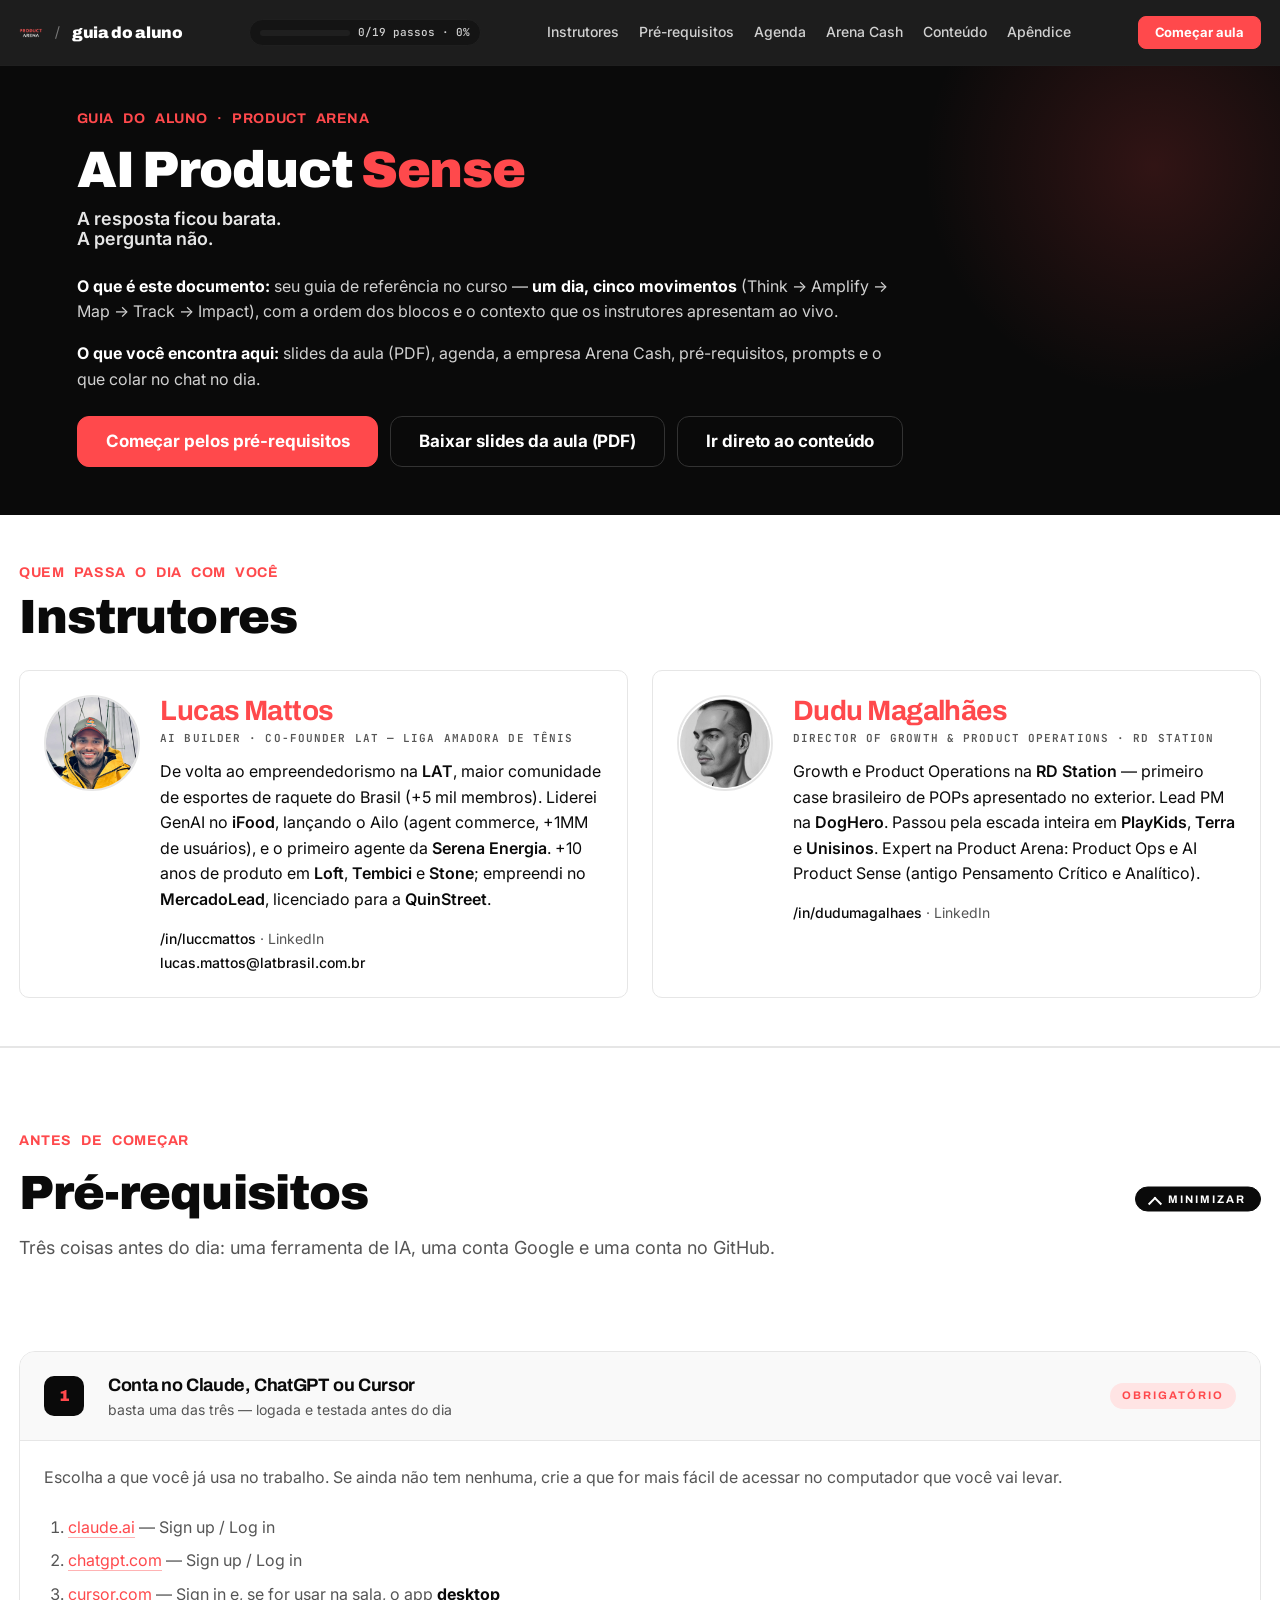
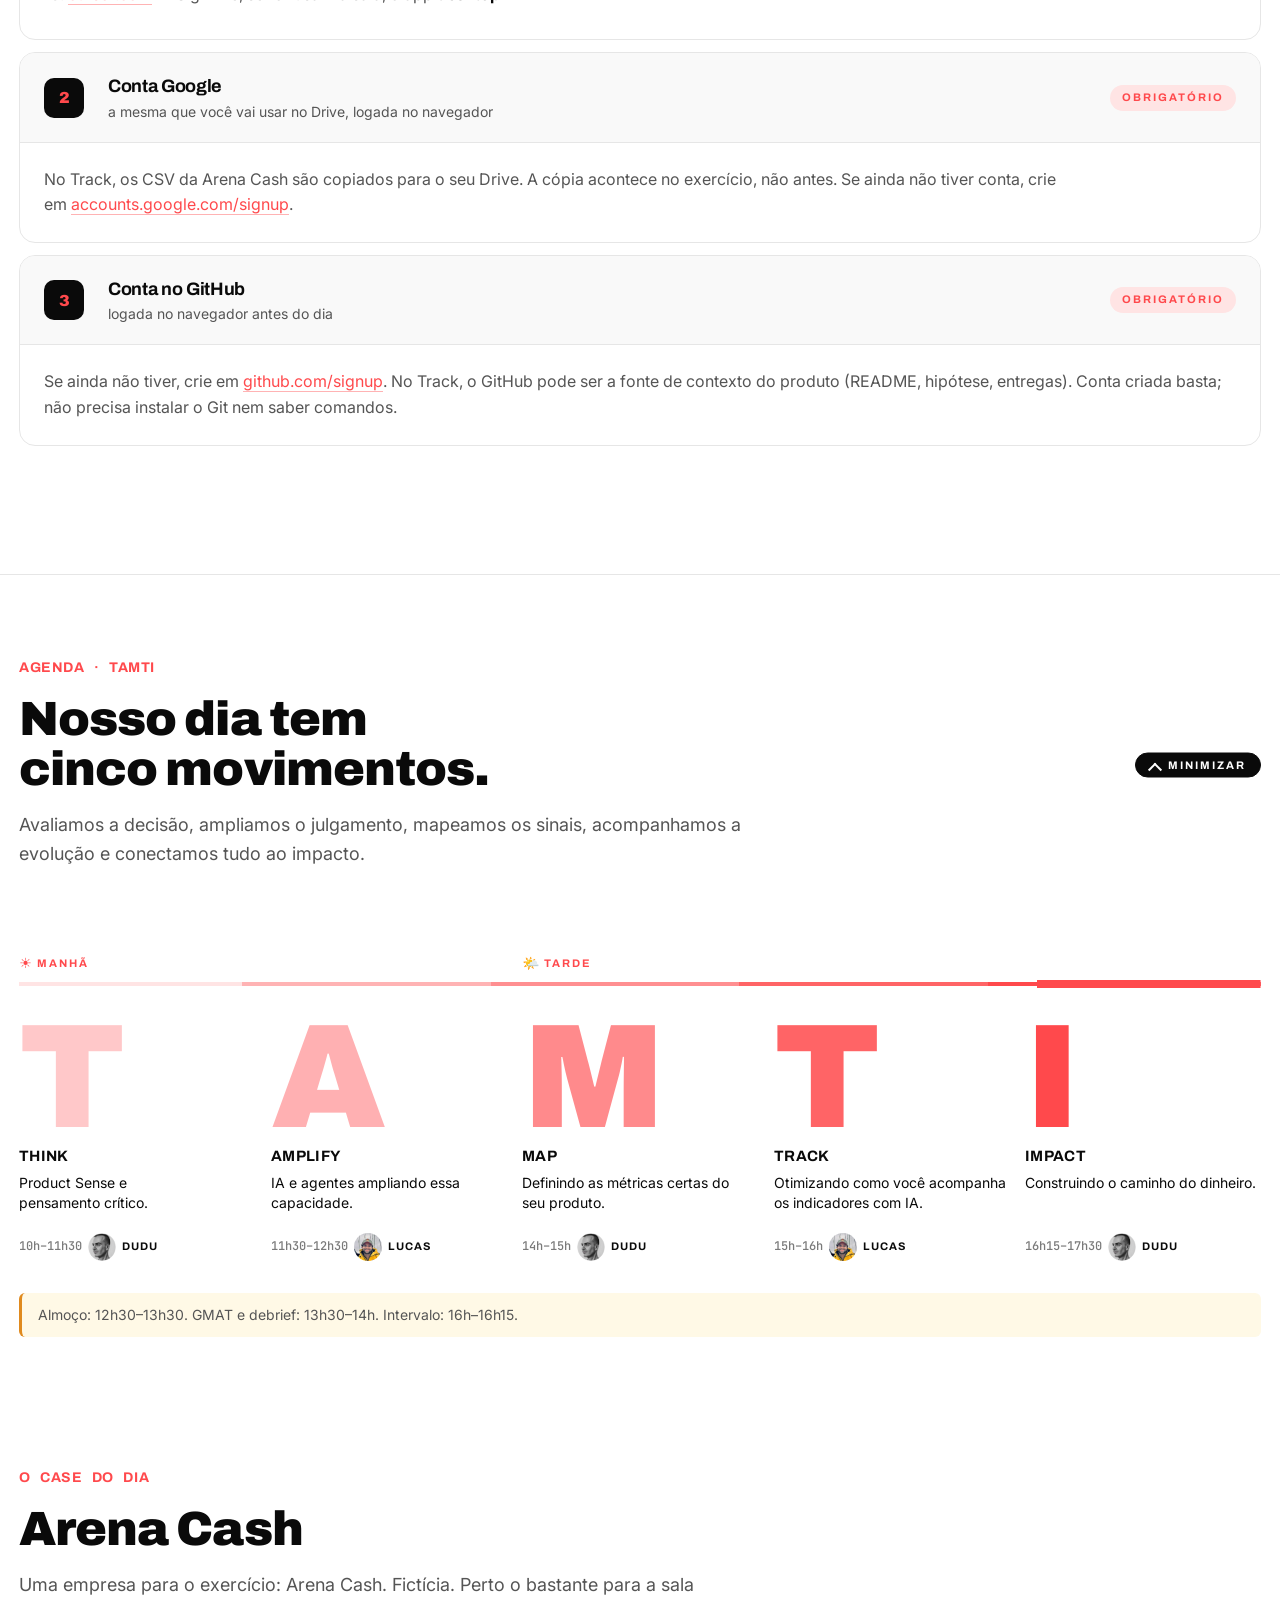
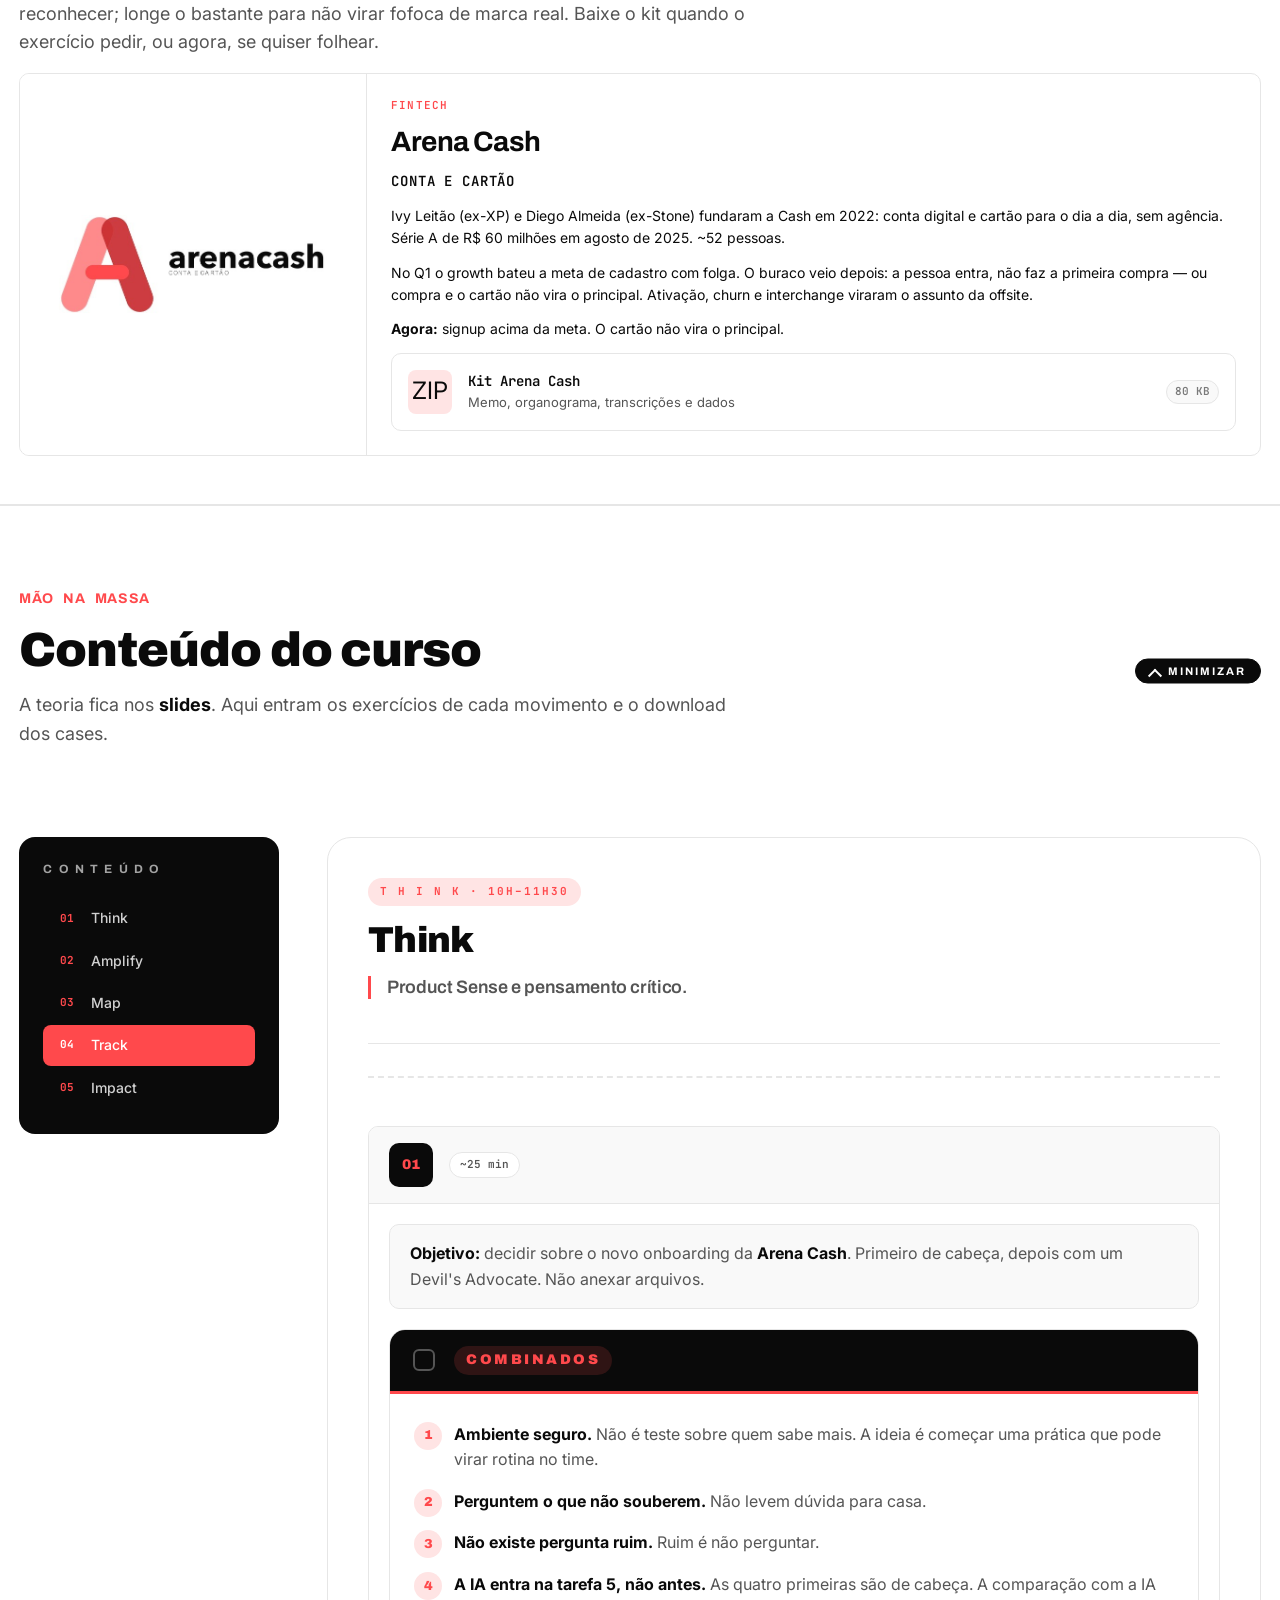
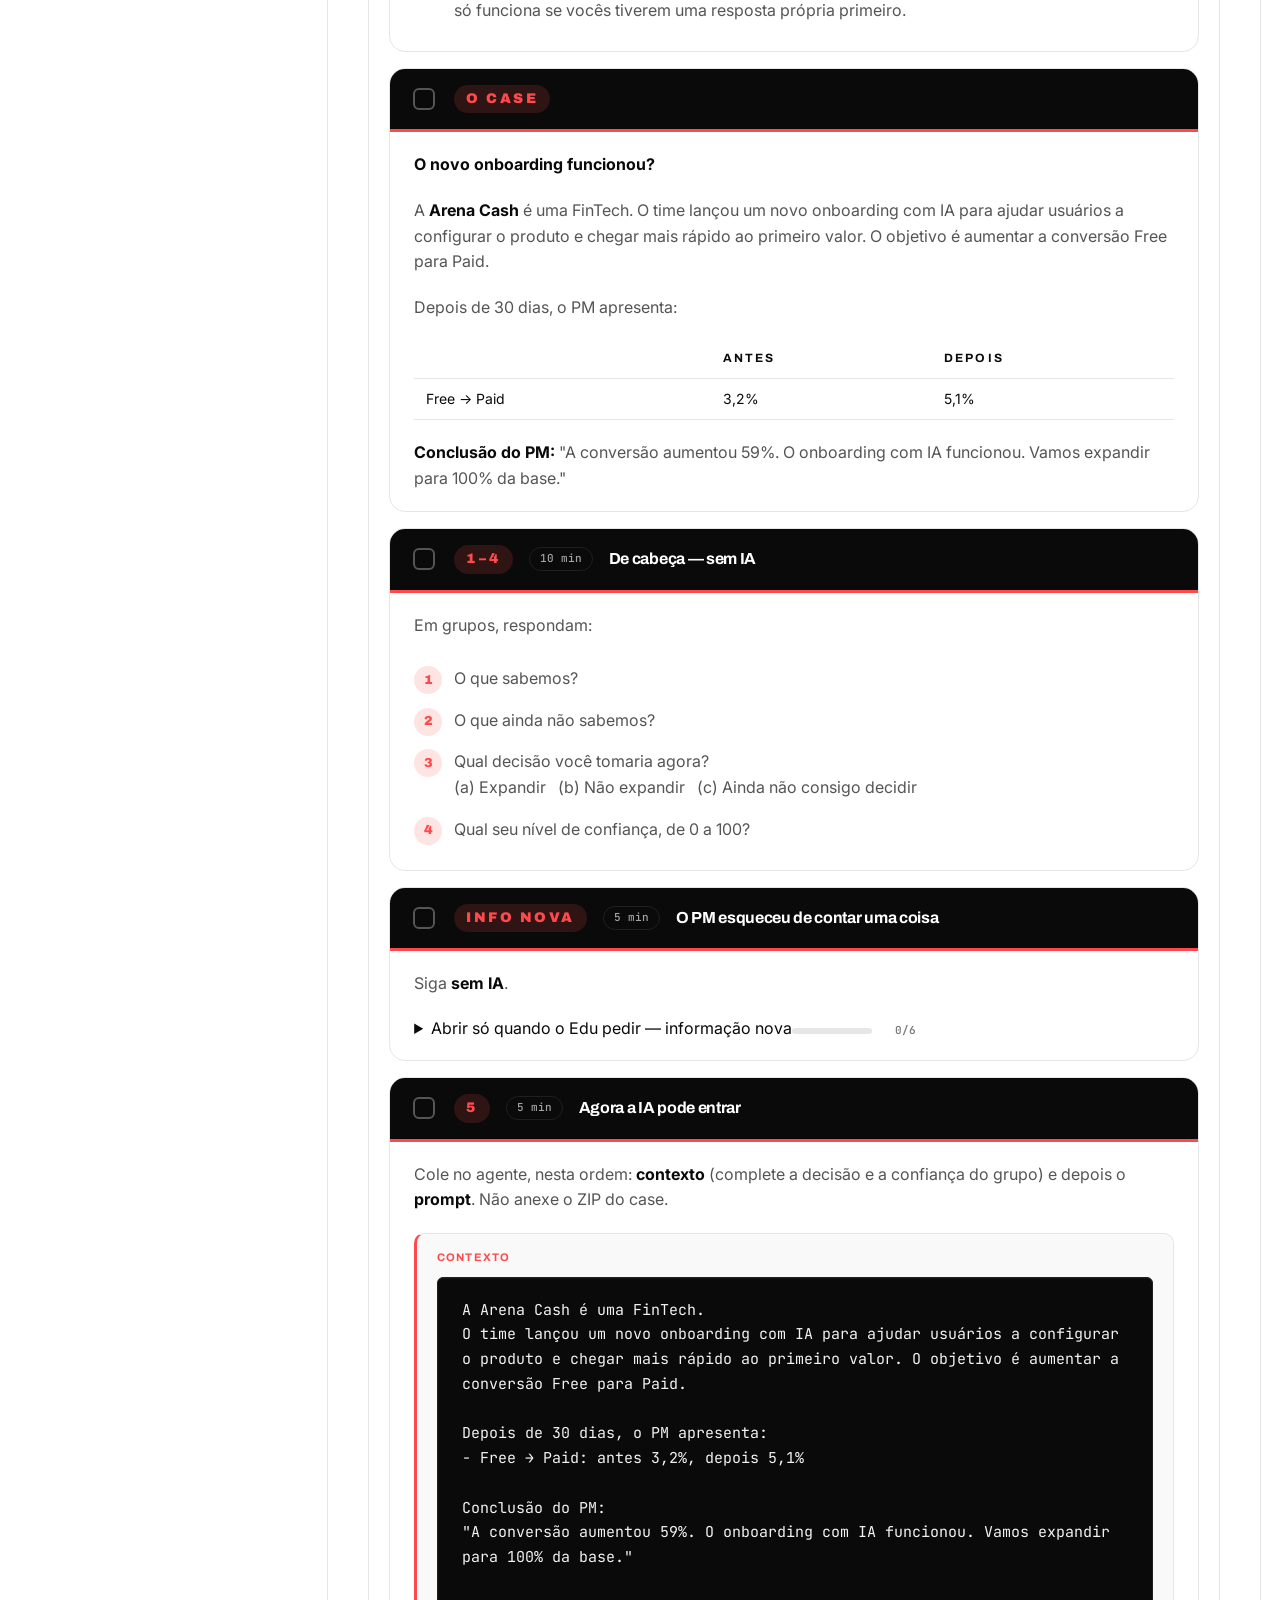
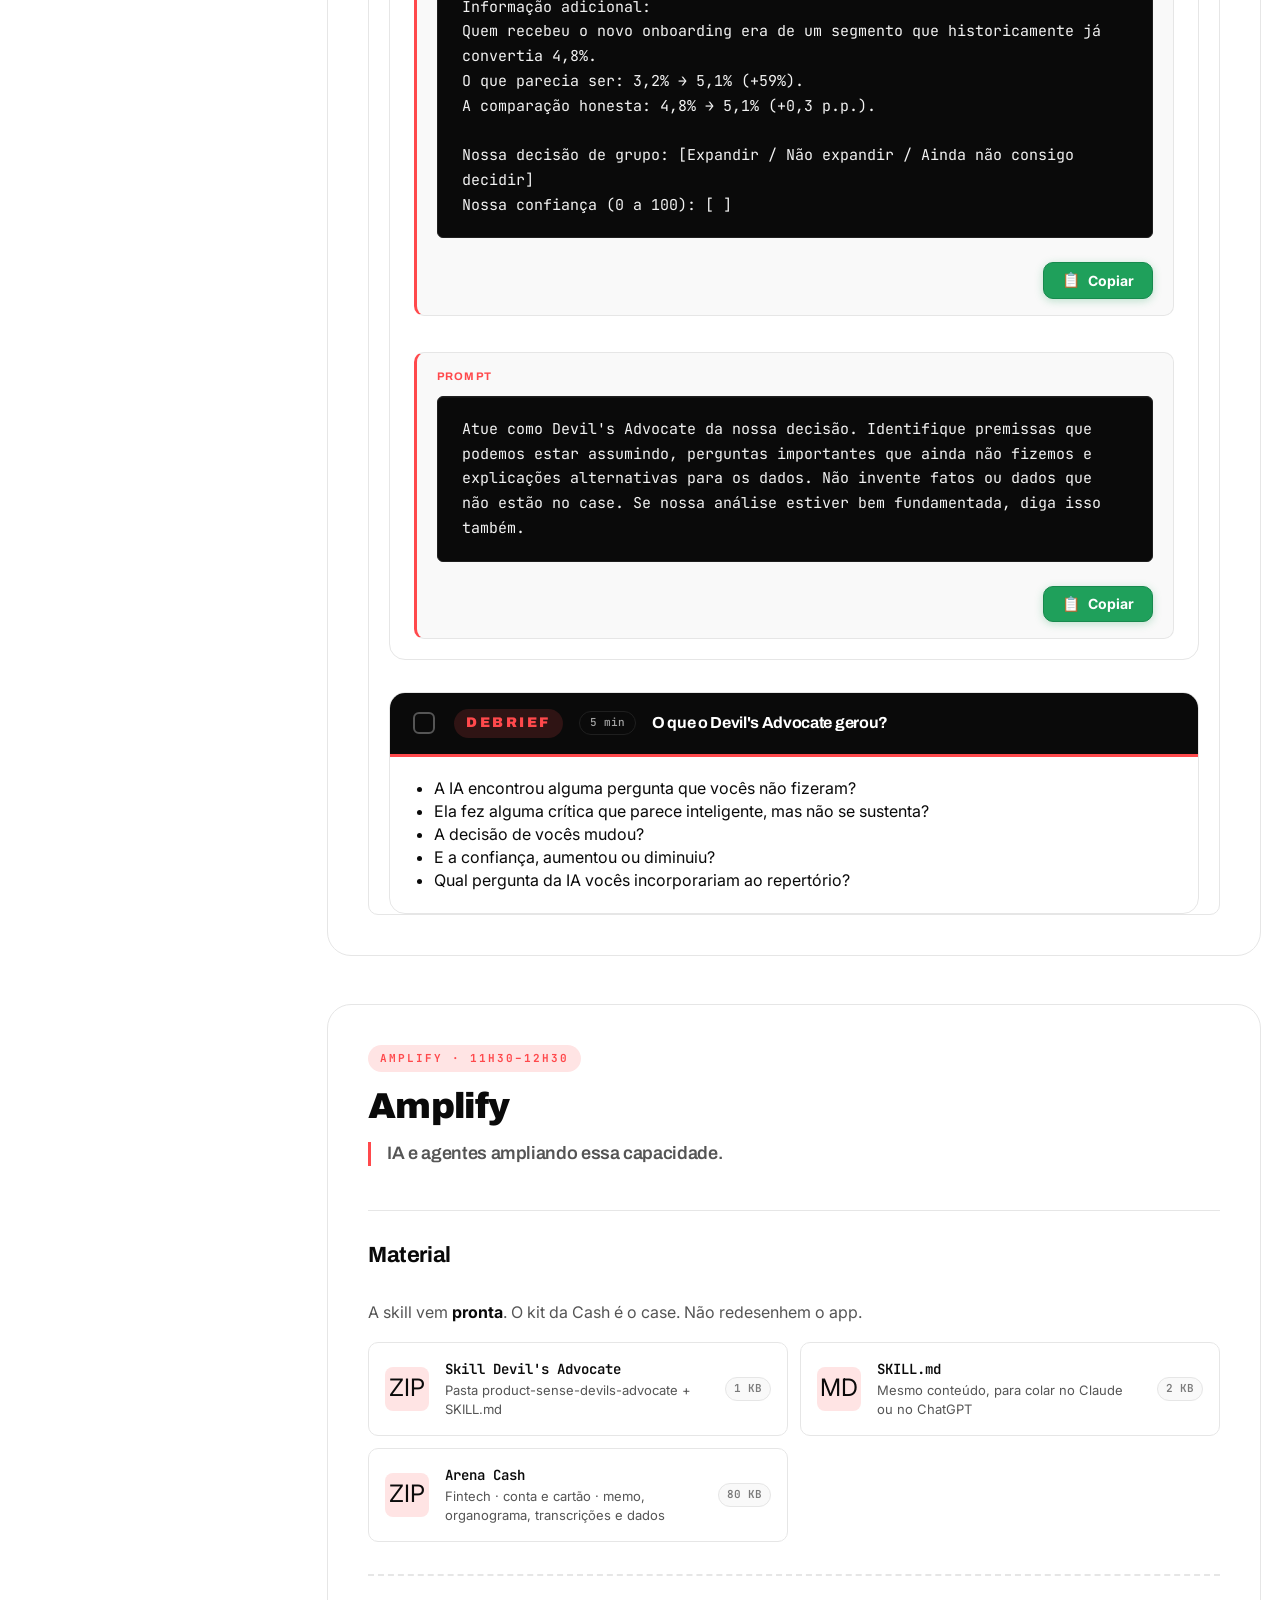
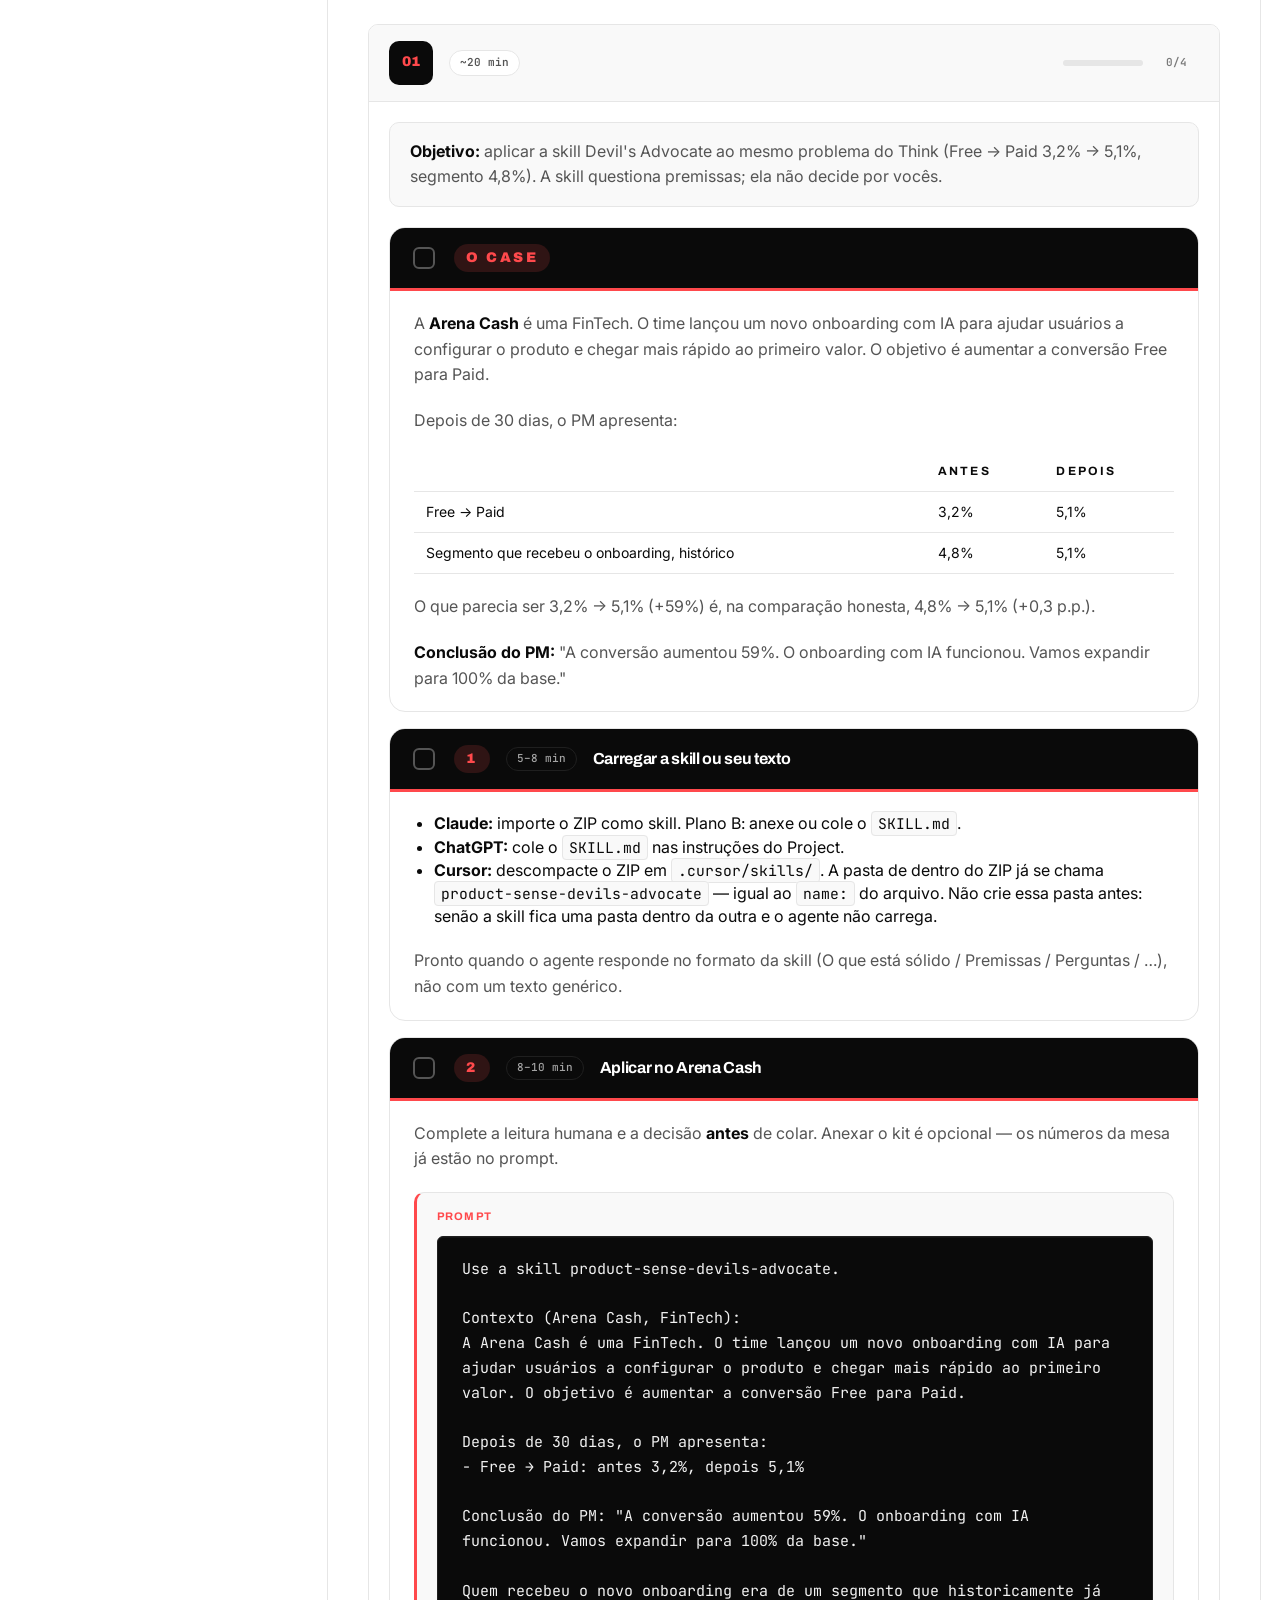
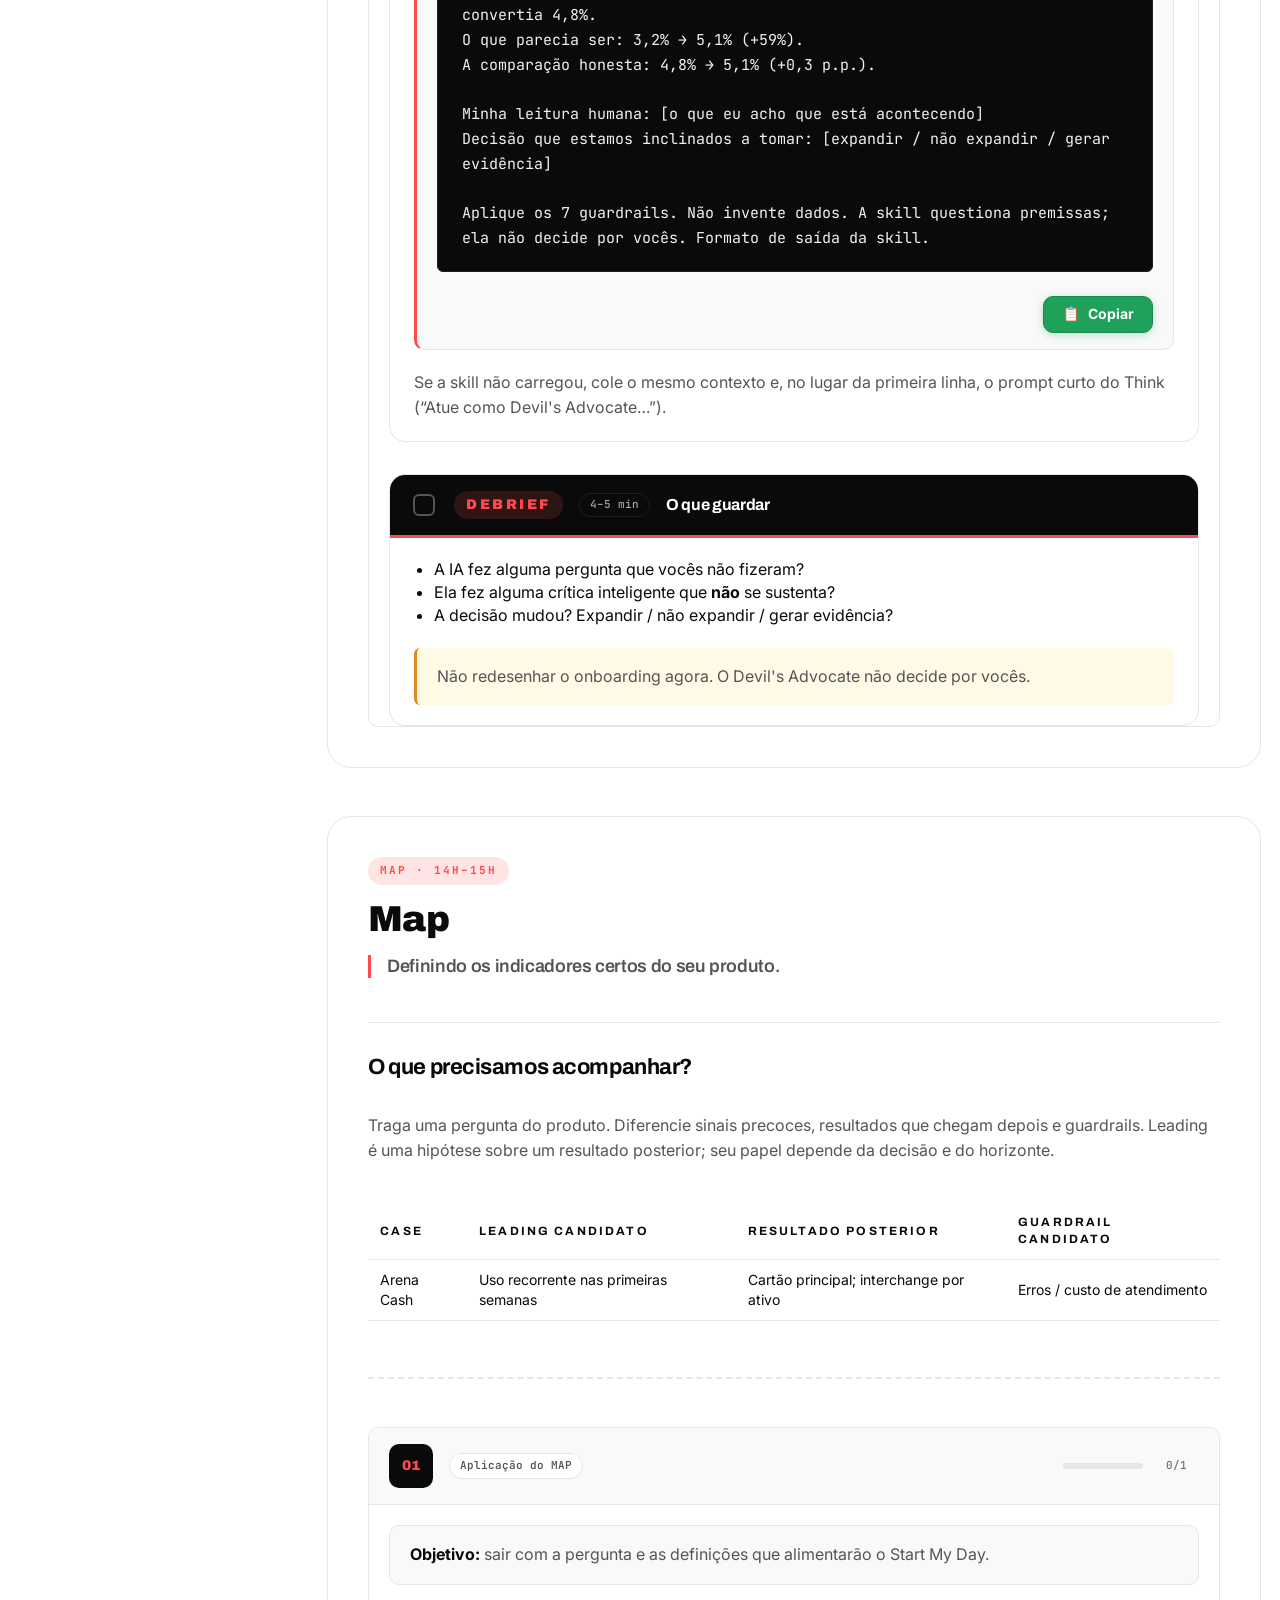
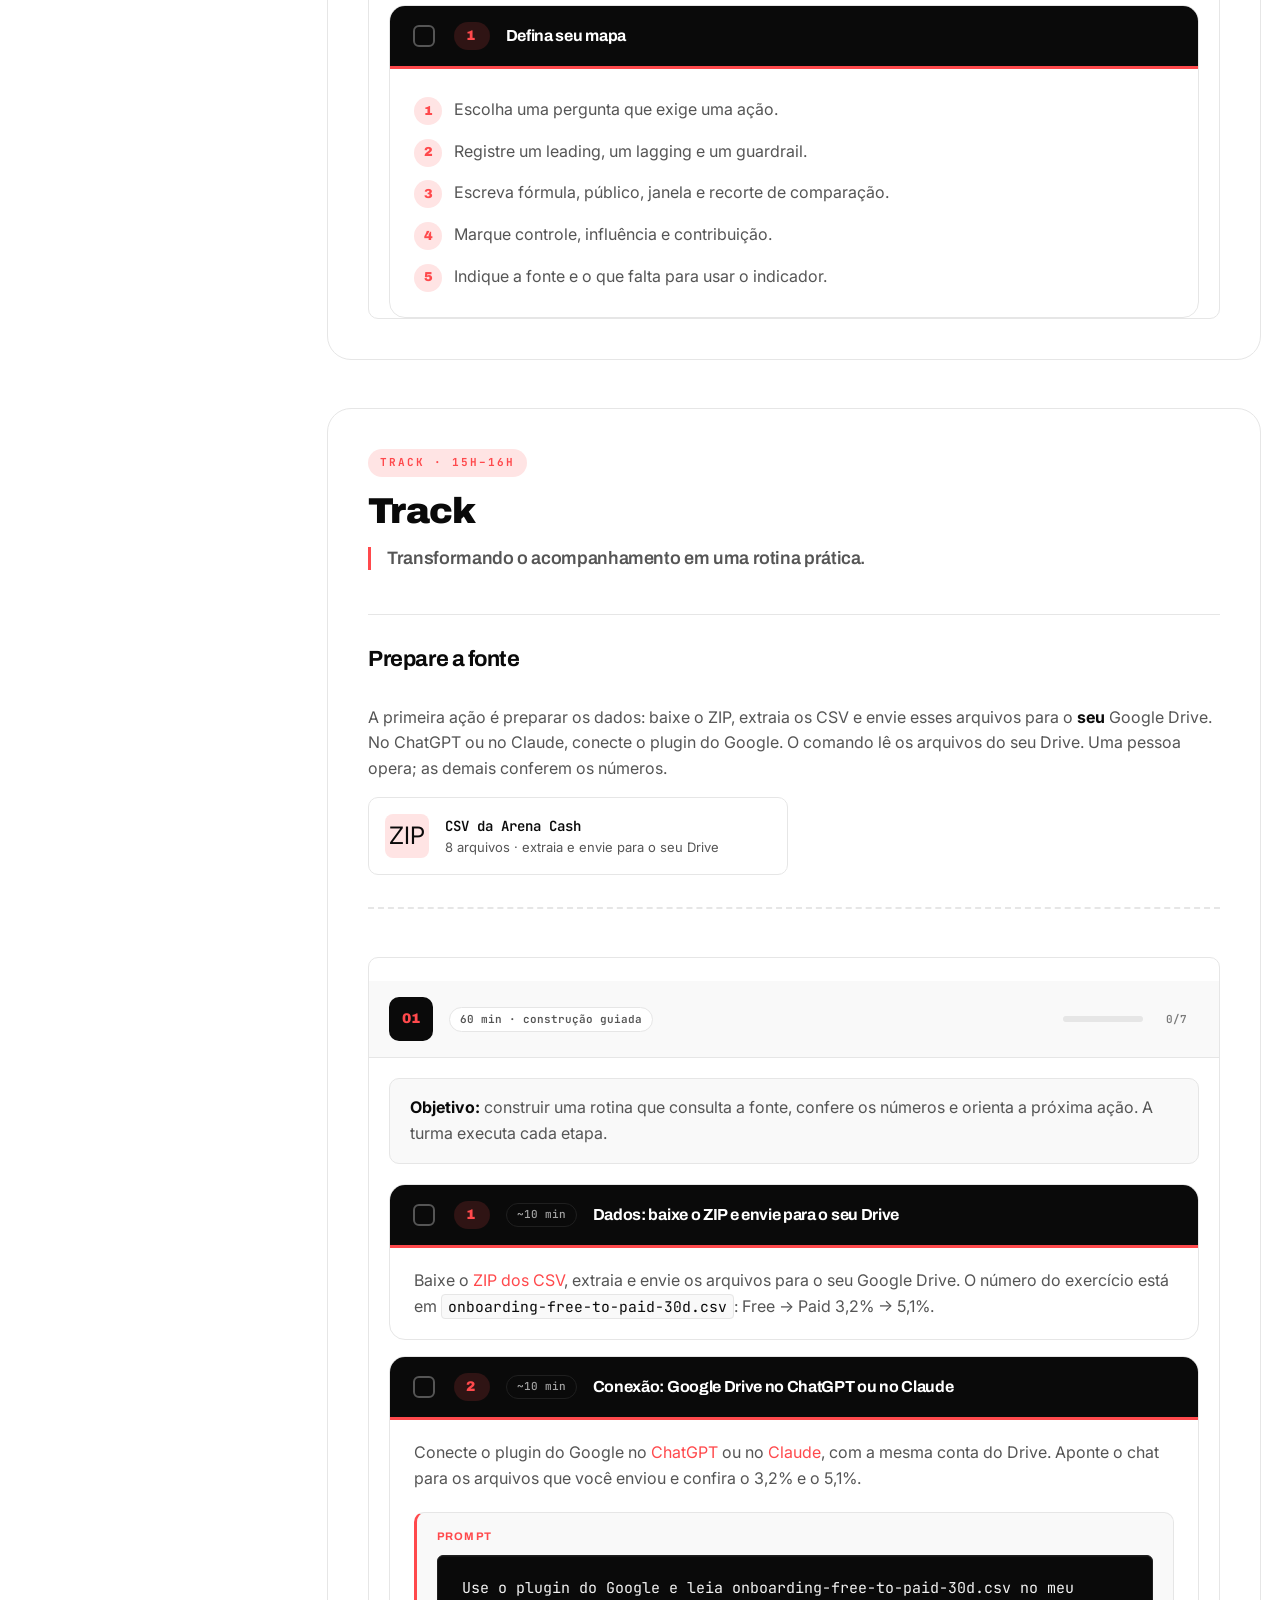
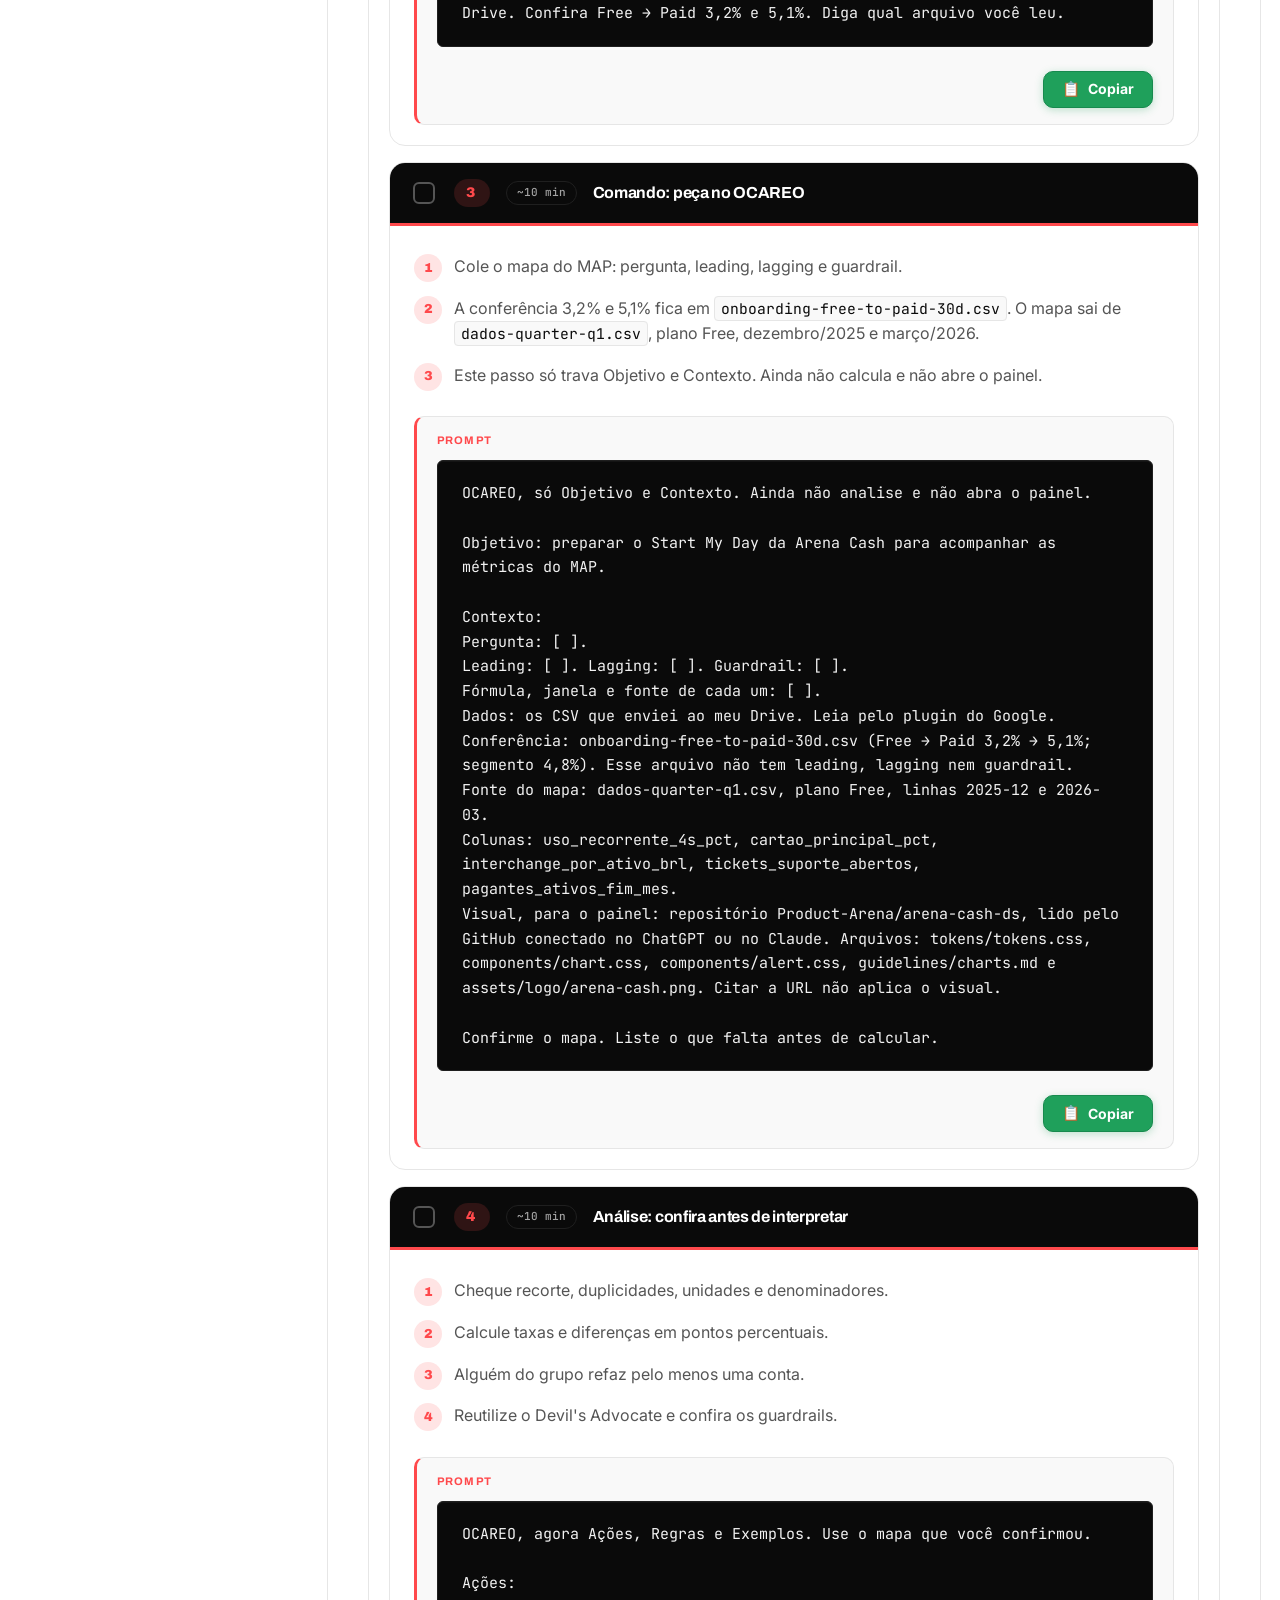
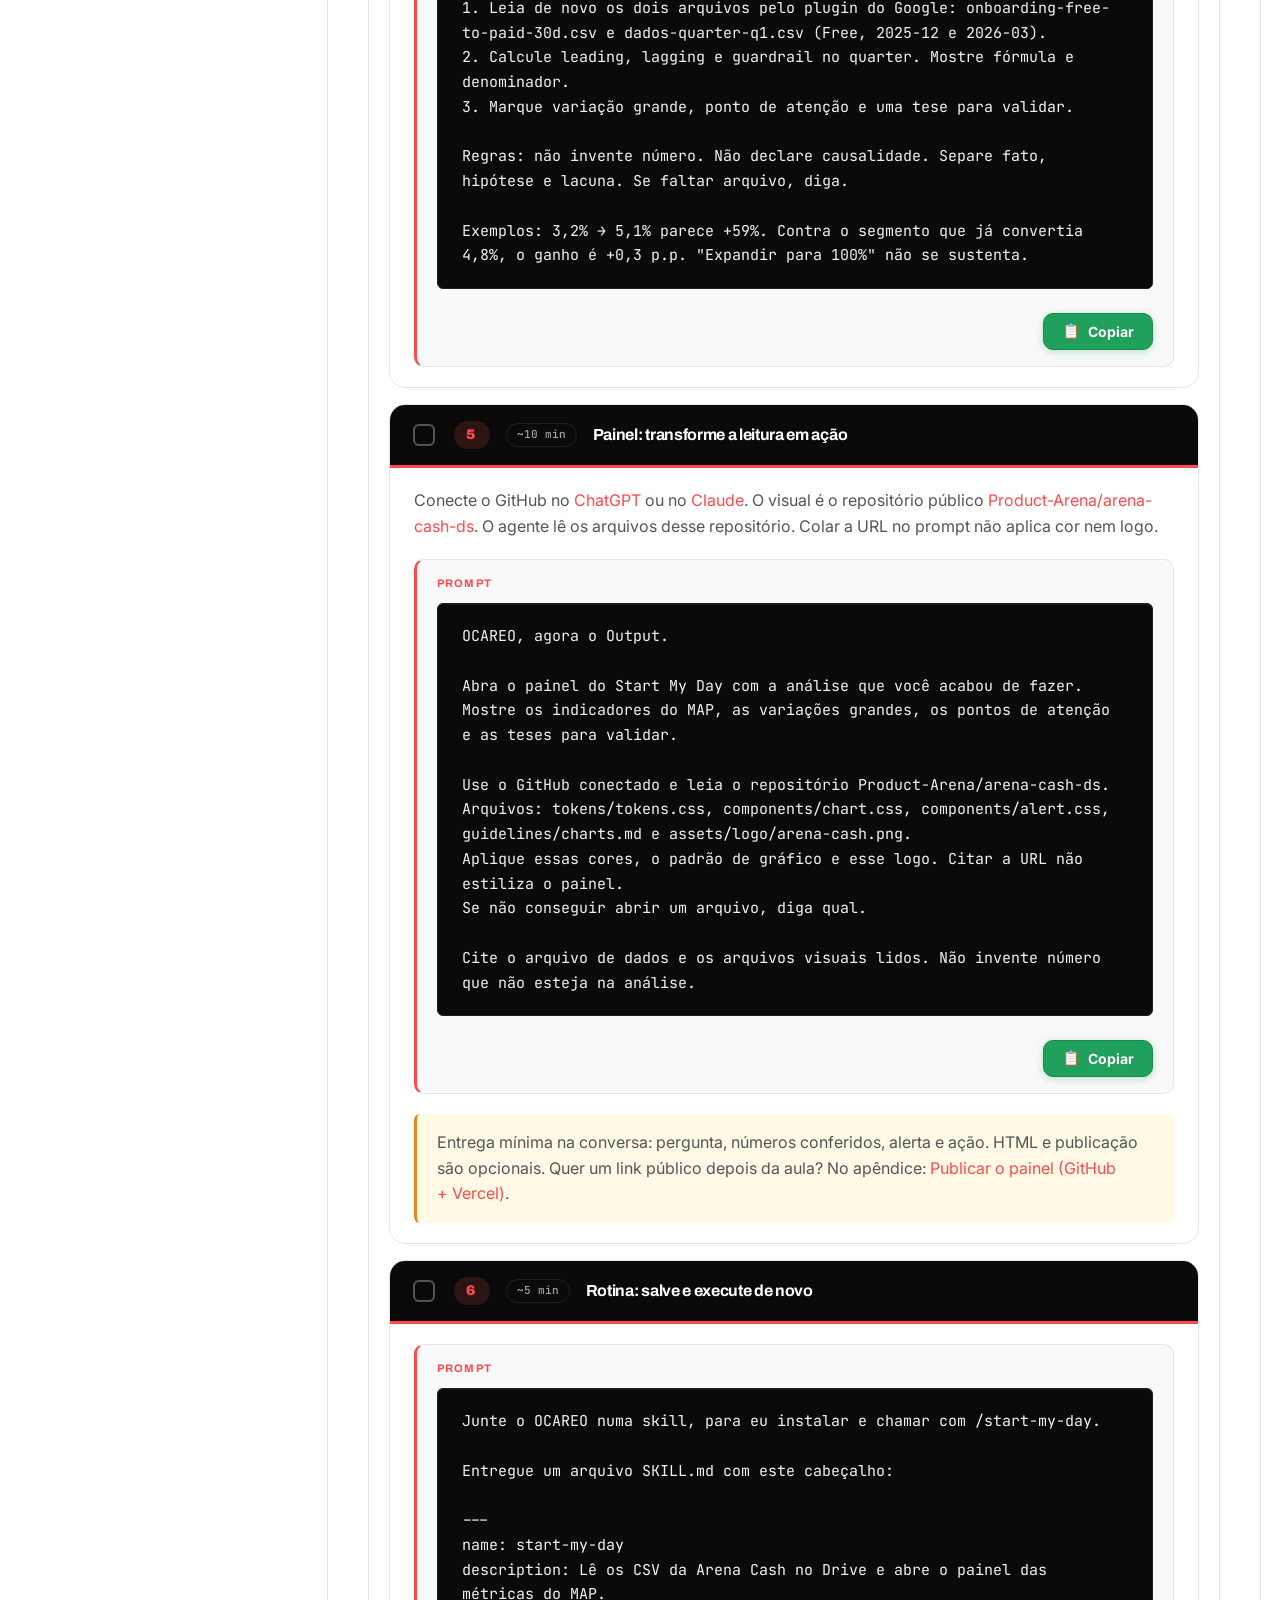
<file: index.html>
<!DOCTYPE html>
<html lang="pt-BR">
<head>
<meta charset="utf-8"/>
<meta content="width=device-width, initial-scale=1.0" name="viewport"/>
<title>Guia do Aluno — AI Product Sense | Product Arena</title>
<meta content="Guia do Aluno (AI Product Sense): um dia em cinco movimentos — Think, Amplify, Map, Track, Impact." name="description"/>
<link rel="preconnect" href="https://fonts.googleapis.com"/>
<link rel="preconnect" href="https://fonts.gstatic.com" crossorigin/>
<link href="https://fonts.googleapis.com/css2?family=Archivo:wght@400;700;900&amp;family=Inter:wght@400;600;700&amp;family=JetBrains+Mono:wght@400;600&amp;display=swap" rel="stylesheet"/>
<link rel="icon" href="assets/logo-pa.png"/>
<link href="styles.css?v=12" rel="stylesheet"/>
</head>
<body>
<div data-include="partials/topbar.html"></div>
<main id="top">
<div data-include="partials/hero.html"></div>
<div data-include="partials/instructors.html"></div>
<div data-include="partials/pre-requisitos.html"></div>
<div data-include="partials/visao-geral.html"></div>
<div data-include="partials/empresas.html"></div>
<div data-include="partials/conteudo.html"></div>
<div data-include="partials/apendice.html"></div>
</main>
<div data-include="partials/footer.html"></div>
<button aria-label="Voltar ao topo" id="scroll-top" title="Voltar ao topo">↑</button>
<script src="app.js?v=9"></script>
</body>
</html>
</file>
<file: styles.css>
/* =========================================================
   Guia do Aluno — Cursor na prática · Edição 3
   Design tokens: Product Arena Design System (Claude para PMs workbook)
   ========================================================= */

/* Fonts: Archivo, Inter, JetBrains Mono — loaded in index.html via Google Fonts */

:root {
  /* Brand core */
  --pa-red: #FF494C;
  --pa-red-hover: #E63B3E;
  --pa-red-press: #C8282B;
  --pa-red-tint: #FFE4E4;
  --pa-red-soft: #FFB3B4;

  --pa-black: #0A0A0A;
  --pa-white: #FFFFFF;

  /* Accents */
  --pa-pink: #FF4D8B;
  --pa-lime: #C6F04A;
  --pa-yellow: #FFD233;

  /* Neutrals */
  --pa-gray-950: #0A0A0A;
  --pa-gray-900: #141414;
  --pa-gray-800: #1F1F1F;
  --pa-gray-700: #333333;
  --pa-gray-600: #555555;
  --pa-gray-500: #7A7A7A;
  --pa-gray-400: #A3A3A3;
  --pa-gray-300: #D1D1D1;
  --pa-gray-200: #E6E6E6;
  --pa-gray-100: #F2F2F2;
  --pa-gray-50:  #F9F9F9;

  /* Semantic */
  --bg: var(--pa-white);
  --bg-muted: var(--pa-gray-50);
  --bg-raised: var(--pa-white);
  --bg-invert: var(--pa-black);
  --fg: var(--pa-black);
  --fg-muted: var(--pa-gray-600);
  --fg-subtle: var(--pa-gray-500);
  --fg-invert: var(--pa-white);
  --border: var(--pa-gray-200);
  --border-strong: var(--pa-gray-300);
  --border-invert: var(--pa-gray-800);

  /* Type */
  --font-display: 'Archivo', 'Helvetica Neue', system-ui, sans-serif;
  --font-sans: 'Inter', system-ui, -apple-system, sans-serif;
  --font-mono: 'JetBrains Mono', 'SF Mono', Menlo, Consolas, monospace;

  --text-xs: 12px; --text-sm: 14px; --text-md: 16px; --text-lg: 18px;
  --text-xl: 22px; --text-2xl: 28px; --text-3xl: 36px;
  --text-4xl: 48px; --text-5xl: 64px; --text-6xl: 80px; --text-7xl: 104px;

  --leading-tight: 1.05;
  --leading-snug: 1.15;
  --leading-normal: 1.45;
  --leading-relaxed: 1.6;

  --tracking-tight: -0.02em;
  --tracking-caps: 0.18em;

  /* Spacing */
  --s-1: 4px; --s-2: 8px; --s-3: 12px; --s-4: 16px; --s-5: 20px;
  --s-6: 24px; --s-8: 32px; --s-10: 40px; --s-12: 48px; --s-16: 64px;
  --s-20: 80px; --s-24: 96px; --s-32: 128px;

  /* Radius */
  --radius-sm: 6px; --radius-md: 10px; --radius-lg: 16px; --radius-xl: 24px;
  --radius-pill: 999px;

  /* Shadow */
  --shadow-sm: 0 1px 2px rgba(10,10,10,.06), 0 1px 0 rgba(10,10,10,.03);
  --shadow-md: 0 4px 12px rgba(10,10,10,.08);
  --shadow-lg: 0 12px 32px rgba(10,10,10,.12);
  --shadow-pop: 0 8px 24px rgba(255,73,76,0.25);

  /* Motion */
  --ease-standard: cubic-bezier(0.2, 0.6, 0.2, 1);
  --dur-fast: 120ms; --dur-med: 220ms;

  --container: 1400px;
  --gutter: clamp(12px, 1.5vw, 24px);
}

/* =========================================================
   Reset
   ========================================================= */
*, *::before, *::after { box-sizing: border-box; }
html { -webkit-text-size-adjust: 100%; scroll-behavior: smooth; scroll-padding-top: 96px; }
body {
  margin: 0;
  background: var(--bg);
  color: var(--fg);
  font-family: var(--font-sans);
  font-size: var(--text-md);
  line-height: var(--leading-normal);
  -webkit-font-smoothing: antialiased;
  text-rendering: optimizeLegibility;
}
img { display: block; max-width: 100%; height: auto; }
button { font-family: inherit; cursor: pointer; border: 0; background: none; }
a { color: var(--pa-red); text-decoration: none; border-bottom: 1px solid transparent; transition: border-color var(--dur-fast) var(--ease-standard); }
a:hover { border-bottom-color: currentColor; }
::selection { background: var(--pa-red); color: var(--pa-white); }
.partial-load-error {
  padding: var(--s-4) var(--gutter);
  background: var(--pa-red-tint);
  color: var(--pa-red-press);
  border-bottom: 1px solid var(--pa-red-soft);
  font-weight: 700;
}

/* =========================================================
   Type
   ========================================================= */
h1, h2, h3, h4 { font-family: var(--font-display); margin: 0 0 var(--s-4); letter-spacing: var(--tracking-tight); text-wrap: balance; }
h1 { font-weight: 900; font-size: clamp(44px, 7vw, var(--text-7xl)); line-height: var(--leading-tight); }
h2 { font-weight: 900; font-size: clamp(28px, 4vw, var(--text-4xl)); line-height: var(--leading-tight); }
h3 { font-weight: 700; font-size: var(--text-2xl); line-height: var(--leading-snug); }
h4 { font-weight: 700; font-size: var(--text-xl); line-height: var(--leading-snug); }
p { margin: 0 0 var(--s-4); text-wrap: pretty; }
code, kbd, pre { font-family: var(--font-mono); font-size: 0.92em; }
code { background: var(--bg-muted); padding: 2px 6px; border-radius: 4px; border: 1px solid var(--border); color: var(--fg); }
pre code {
  background: transparent;
  padding: 0;
  border: 0;
  color: inherit;
  font-size: inherit;
}
strong, b { font-weight: 700; color: var(--fg); }
em { font-style: italic; color: var(--fg-muted); }

/* Product Arena signature typographic treatments */
.pa-eyebrow {
  font-family: var(--font-display);
  font-size: var(--text-sm);
  font-weight: 700;
  letter-spacing: 0.04em;
  word-spacing: 0.42em;
  text-transform: uppercase;
  color: var(--fg-muted);
  display: inline-block;
  margin: 0 0 var(--s-4);
}
.pa-eyebrow--red { color: var(--pa-red); }
.pa-eyebrow--white { color: var(--pa-white); }

.pa-stat {
  font-family: var(--font-display);
  font-weight: 900;
  font-size: clamp(80px, 12vw, 200px);
  line-height: 0.88;
  letter-spacing: -0.04em;
  color: var(--pa-red);
  display: block;
}

.pa-quote {
  font-family: var(--font-display);
  font-weight: 600;
  font-size: clamp(22px, 2.5vw, 32px);
  line-height: 1.2;
  letter-spacing: var(--tracking-tight);
  text-wrap: balance;
}

.shout { font-weight: 900; text-transform: uppercase; }

/* =========================================================
   Layout helpers
   ========================================================= */
.container { max-width: var(--container); margin: 0 auto; padding: 0 var(--gutter); }
.section { padding: var(--s-20) 0; border-top: 1px solid var(--border); }
.section--dark { background: var(--pa-black); color: var(--pa-white); border-top: 0; }
.section--dark h1, .section--dark h2, .section--dark h3, .section--dark h4 { color: var(--pa-white); }
.section--dark .pa-eyebrow { color: var(--pa-gray-400); }
.section--dark p { color: var(--pa-gray-300); }
.section--dark strong { color: var(--pa-white); }
.section--dark a { color: var(--pa-red); }
.section--dark code { background: var(--pa-gray-900); border-color: var(--pa-gray-800); color: var(--pa-white); }
.section-head { margin-bottom: var(--s-12); max-width: 760px; }
.section-head p { font-size: var(--text-lg); line-height: var(--leading-relaxed); color: var(--fg-muted); }

/* =========================================================
   Topbar
   ========================================================= */
.topbar {
  position: sticky;
  top: 0;
  z-index: 100;
  background: rgba(10,10,10,0.92);
  backdrop-filter: saturate(180%) blur(14px);
  -webkit-backdrop-filter: saturate(180%) blur(14px);
  border-bottom: 1px solid var(--pa-gray-800);
  color: var(--pa-white);
}
.topbar-inner {
  max-width: var(--container);
  margin: 0 auto;
  padding: var(--s-4) var(--gutter);
  display: flex;
  align-items: center;
  justify-content: space-between;
  gap: var(--s-6);
}
.brand {
  display: inline-flex;
  align-items: center;
  gap: var(--s-3);
  font-family: var(--font-display);
  font-weight: 900;
  font-size: var(--text-md);
  color: var(--pa-white);
  border: 0;
  letter-spacing: var(--tracking-tight);
  white-space: nowrap;
  flex-shrink: 0;
}
.brand img { height: 24px; width: auto; }
.brand-sep { color: var(--pa-gray-500); font-weight: 400; }
.brand-word-long { white-space: nowrap; }
.top-nav { display: flex; gap: var(--s-5); flex-shrink: 0; }
.top-nav a {
  font-size: var(--text-sm);
  font-weight: 500;
  color: var(--pa-gray-300);
  border: 0;
  padding: 6px 0;
  position: relative;
  transition: color var(--dur-fast) var(--ease-standard);
  white-space: nowrap;
}
.top-nav a:hover { color: var(--pa-white); }
.top-nav a::after {
  content: "";
  position: absolute; left: 0; right: 0; bottom: -2px;
  height: 2px; background: var(--pa-red);
  transform: scaleX(0); transform-origin: left;
  transition: transform var(--dur-med) var(--ease-standard);
}
.top-nav a:hover::after { transform: scaleX(1); }

/* Buttons */
.btn {
  display: inline-flex; align-items: center; justify-content: center;
  gap: var(--s-2);
  font-family: var(--font-sans);
  font-weight: 700;
  font-size: 15px;
  letter-spacing: -0.005em;
  padding: 12px 22px;
  border-radius: var(--radius-md);
  border: 1.5px solid transparent;
  transition: all 180ms var(--ease-standard);
  line-height: 1;
  white-space: nowrap;
  text-decoration: none;
}
.btn--primary { background: var(--pa-red); color: var(--pa-white); border-color: var(--pa-red); }
.btn--primary:hover { background: var(--pa-red-hover); border-color: var(--pa-red-hover); box-shadow: var(--shadow-pop); border-bottom: 1.5px solid var(--pa-red-hover); }
.btn--primary:active { background: var(--pa-red-press); transform: translateY(1px); }
.btn--ghost { background: transparent; color: var(--pa-white); border-color: var(--pa-gray-700); }
.btn--ghost:hover { background: var(--pa-white); color: var(--pa-black); border-color: var(--pa-white); border-bottom: 1.5px solid var(--pa-white); }
.btn--ghost-light { background: transparent; color: var(--pa-black); border-color: var(--pa-black); }
.btn--ghost-light:hover { background: var(--pa-black); color: var(--pa-white); border-bottom: 1.5px solid var(--pa-black); }
.btn--lg { padding: 16px 28px; font-size: 17px; border-radius: 12px; }
.btn--sm { padding: 9px 16px; font-size: 13px; border-radius: 8px; }

/* =========================================================
   Hero
   ========================================================= */
.hero {
  background: var(--pa-black);
  color: var(--pa-white);
  padding: var(--s-10) 0 var(--s-12);
  position: relative;
  overflow: hidden;
}
.hero::before {
  content: "";
  position: absolute; top: -40%; right: -12%;
  width: 560px; height: 560px;
  background: radial-gradient(circle, rgba(255,73,76,0.16), transparent 58%);
  border-radius: 50%;
  pointer-events: none;
}
.hero-inner {
  display: grid;
  grid-template-columns: minmax(0, 1.35fr) minmax(0, 1fr);
  gap: var(--s-10);
  align-items: center;
  position: relative;
  z-index: 1;
}
.hero--workbook .hero-inner {
  grid-template-columns: 1fr;
  width: 100%;
  padding-inline: clamp(32px, 6vw, 88px);
}
.hero--workbook .hero-content {
  width: 100%;
  max-width: 52rem;
}
.hero--workbook .hero-lead {
  display: flex;
  flex-direction: column;
  gap: var(--s-4);
  margin-bottom: var(--s-6);
}
.hero-lead {
  display: grid;
  grid-template-columns: repeat(2, minmax(0, 1fr));
  gap: var(--s-8) var(--s-10);
  margin-bottom: var(--s-6);
}
.hero h1 {
  font-size: clamp(32px, 4vw, 52px);
  line-height: 1.0;
  font-weight: 900;
  color: var(--pa-white);
  margin-bottom: var(--s-3);
}
.hero h1 .accent { color: var(--pa-red); }
.hero-audience {
  font-family: var(--font-sans);
  font-size: var(--text-lg);
  font-weight: 600;
  color: var(--pa-gray-200);
  margin-top: 0;
  margin-bottom: var(--s-6);
  max-width: none;
  line-height: var(--leading-snug);
}
.hero-sub {
  font-size: var(--text-md);
  color: var(--pa-gray-300);
  max-width: none;
  margin: 0;
  line-height: var(--leading-relaxed);
}
.hero-lead .hero-sub + .hero-sub {
  margin-top: 0;
}
.hero strong { color: var(--pa-white); font-weight: 700; }
.hero .shout { color: var(--pa-white); }
.hero-cta { display: flex; gap: var(--s-3); flex-wrap: wrap; margin-bottom: 0; }

/* Stat hero — mega red number stacked over description */
.stat-hero {
  display: flex;
  flex-direction: column;
  gap: var(--s-5);
  padding: var(--s-8);
  background: var(--pa-gray-900);
  border-radius: var(--radius-lg);
  border: 1px solid var(--pa-gray-800);
}
.stat-hero .stat-num {
  font-family: var(--font-display);
  font-weight: 900;
  font-size: clamp(72px, 9vw, 128px);
  line-height: 0.85;
  letter-spacing: -0.04em;
  color: var(--pa-red);
}
.stat-hero .stat-desc {
  color: var(--pa-gray-200);
  font-size: var(--text-md);
  line-height: var(--leading-relaxed);
}
.stat-hero .stat-desc strong { color: var(--pa-white); }

/* =========================================================
   Welcome / storytelling
   ========================================================= */
.welcome-body {
  display: grid;
  grid-template-columns: 1fr 1fr;
  gap: var(--s-12);
  align-items: start;
}
.welcome-body .lead {
  font-family: var(--font-display);
  font-weight: 700;
  font-size: clamp(24px, 2.5vw, 32px);
  line-height: 1.2;
  letter-spacing: var(--tracking-tight);
  color: var(--fg);
  text-wrap: balance;
}
.welcome-body p { font-size: var(--text-md); line-height: var(--leading-relaxed); color: var(--fg-muted); }
.welcome-body p + p { margin-top: var(--s-4); }
.welcome-body p strong { color: var(--fg); }
.welcome-quote {
  margin-top: var(--s-10);
  padding: var(--s-8);
  background: var(--bg-muted);
  border-left: 4px solid var(--pa-red);
  border-radius: var(--radius-md);
  font-family: var(--font-display);
  font-weight: 600;
  font-size: var(--text-xl);
  line-height: 1.3;
  color: var(--fg);
  letter-spacing: var(--tracking-tight);
}

/* =========================================================
   Agenda
   ========================================================= */
.agenda {
  display: grid;
  gap: var(--s-2);
}
.agenda-item {
  display: grid;
  grid-template-columns: 140px 1fr auto;
  gap: var(--s-6);
  width: 100%;
  padding: var(--s-5) var(--s-6);
  background: var(--bg);
  border: 1px solid var(--border);
  border-radius: var(--radius-md);
  transition: all var(--dur-fast) var(--ease-standard);
  align-items: center;
  cursor: pointer;
  color: inherit;
  text-align: left;
}
.agenda-item:not(.break):not(.ghost):hover {
  border-color: var(--pa-red);
  transform: translateX(4px);
}
.agenda-item:focus-visible {
  outline: 2px solid var(--pa-red);
  outline-offset: 3px;
}
.agenda-time {
  font-family: var(--font-mono);
  font-size: 13px;
  color: var(--fg-subtle);
  font-weight: 500;
}
.agenda-body strong {
  display: block;
  font-family: var(--font-display);
  font-weight: 700;
  font-size: var(--text-md);
  color: var(--fg);
  letter-spacing: var(--tracking-tight);
}
.agenda-body span {
  display: block;
  font-size: var(--text-sm);
  color: var(--fg-muted);
  margin-top: 2px;
}
.agenda-tag {
  font-family: var(--font-display);
  font-size: 11px;
  font-weight: 700;
  text-transform: uppercase;
  letter-spacing: var(--tracking-caps);
  color: var(--pa-red);
  background: var(--pa-red-tint);
  padding: 4px 10px;
  border-radius: var(--radius-pill);
}
.agenda-item.break { background: transparent; border: 1px dashed var(--border); cursor: default; }
.agenda-item.break .agenda-tag { background: var(--bg-muted); color: var(--fg-subtle); }
.agenda-item.ghost { cursor: default; }
.agenda-item.ghost .agenda-tag { background: var(--bg-muted); color: var(--fg-muted); }

.tamti-scroll {
  max-width: 100%;
  overflow-x: auto;
  overflow-y: hidden;
}

.tamti__rail,
.tamti__cols {
  display: grid;
  grid-template-columns: repeat(5, minmax(0, 1fr));
  column-gap: var(--s-4);
}

.tamti__rail {
  margin-bottom: calc(var(--s-3) + 20px);
}

.tamti__period {
  grid-row: 1;
  display: flex;
  align-items: center;
  gap: 5px;
  font-family: var(--font-display);
  font-size: 11px;
  font-weight: 700;
  letter-spacing: var(--tracking-caps);
  text-transform: uppercase;
  color: var(--pa-red);
  padding-bottom: var(--s-2);
}

.tamti__period-mark {
  font-size: 14px;
  line-height: 1;
  letter-spacing: 0;
  flex: 0 0 auto;
}

.tamti__period--morning { grid-column: 1 / 3; }
.tamti__period--afternoon { grid-column: 3 / 6; }

.tamti__bar {
  grid-column: 1 / -1;
  grid-row: 2;
  height: 8px;
  background-image:
    linear-gradient(var(--pa-red), var(--pa-red)),
    linear-gradient(
      90deg,
      #ffe4e4 0% 18%,
      #ffb3b4 18% 38%,
      #ff8f91 38% 58%,
      #ff6466 58% 78%,
      var(--pa-red) 78% 100%
    );
  background-size: 18% 8px, 100% 4px;
  background-position: right center, center;
  background-repeat: no-repeat;
}

.tamti__cols {
  list-style: none;
  margin: 0;
  padding: 0;
  align-items: stretch;
}

.tamti__col {
  display: flex;
  flex-direction: column;
  min-width: 0;
  overflow-x: clip;
  container-type: inline-size;
}

.tamti__letter {
  display: block;
  margin: 0 0 var(--s-3);
  max-width: 100%;
  font-family: var(--font-display);
  font-weight: 900;
  font-size: clamp(64px, 8vw, 148px);
  font-size: clamp(64px, 72cqi, 148px);
  line-height: 0.78;
  letter-spacing: -0.045em;
}

.tamti__col:nth-child(1) .tamti__letter { color: #ffc8c9; }
.tamti__col:nth-child(2) .tamti__letter { color: #ffb0b2; }
.tamti__col:nth-child(3) .tamti__letter { color: #ff8a8c; }
.tamti__col:nth-child(4) .tamti__letter { color: #ff6466; }
.tamti__col:nth-child(5) .tamti__letter { color: var(--pa-red); }

.tamti__name {
  margin: 0 0 var(--s-2);
  font-family: var(--font-display);
  font-size: 15px;
  font-weight: 700;
  line-height: 1.2;
  letter-spacing: 0.02em;
  text-transform: uppercase;
  color: var(--fg);
}

.tamti__desc {
  margin: 0;
  flex: 1;
  font-size: var(--text-sm);
  line-height: 1.4;
  color: var(--fg);
}

.tamti__foot {
  display: flex;
  align-items: center;
  gap: 6px;
  margin-top: auto;
  padding-top: var(--s-5);
  min-width: 0;
}

.tamti__time {
  font-family: var(--font-mono);
  font-size: 12px;
  font-weight: 500;
  color: var(--fg-subtle);
  white-space: nowrap;
}

.tamti__photo {
  width: 28px;
  height: 28px;
  border-radius: 50%;
  object-fit: cover;
  flex-shrink: 0;
}

.tamti__who {
  font-family: var(--font-display);
  font-size: 11px;
  font-weight: 700;
  letter-spacing: 0.08em;
  text-transform: uppercase;
  color: var(--fg);
  white-space: nowrap;
}

@media (max-width: 980px) {
  .tamti__cols {
    grid-template-columns: 1fr;
    row-gap: var(--s-8);
  }

  .tamti__rail {
    grid-template-columns: 2fr 3fr;
    column-gap: var(--s-3);
    row-gap: 0;
    margin-bottom: calc(var(--s-6) + 20px);
  }

  .tamti__period--morning { grid-column: 1; }
  .tamti__period--afternoon { grid-column: 2; }
  .tamti__bar { grid-column: 1 / -1; }

  .tamti__letter {
    font-size: clamp(72px, 22vw, 112px);
  }
}

/* =========================================================
   Blocks section (sidebar + content)
   ========================================================= */
.section-split {
  display: grid;
  grid-template-columns: 260px 1fr;
  gap: var(--s-12);
  align-items: start;
}
.side-nav {
  position: sticky;
  top: 96px;
  padding: var(--s-6);
  background: var(--pa-black);
  color: var(--pa-white);
  border-radius: var(--radius-lg);
  max-height: calc(100vh - 120px);
  overflow: auto;
  overscroll-behavior: contain;
}
.side-label {
  font-family: var(--font-display);
  font-size: var(--text-xs);
  font-weight: 700;
  letter-spacing: var(--tracking-caps);
  text-transform: uppercase;
  color: var(--pa-gray-400);
  margin: 0 0 var(--s-5);
}
.side-list { list-style: none; padding: 0; margin: 0; }
.side-list li { margin-bottom: 2px; }
.side-list a {
  display: flex;
  align-items: center;
  gap: var(--s-3);
  padding: 10px 12px;
  border-radius: 8px;
  font-size: var(--text-sm);
  font-weight: 500;
  color: var(--pa-gray-300);
  border: 0;
  transition: all var(--dur-fast) var(--ease-standard);
}
.side-list a:hover { background: var(--pa-gray-900); color: var(--pa-white); }
.side-list a.active {
  background: var(--pa-red);
  color: var(--pa-white);
}
.side-list a.active .num { color: var(--pa-white); }
.side-list .num {
  font-family: var(--font-mono);
  font-size: 11px;
  font-weight: 700;
  color: var(--pa-red);
  width: 24px;
  text-align: center;
}
.side-list--continued { margin-top: var(--s-2); }

.side-nav-day {
  margin: 0 0 var(--s-3);
  border-bottom: 1px solid var(--pa-gray-900);
  padding-bottom: var(--s-3);
}
.side-nav-day:last-child {
  margin-bottom: 0;
  border-bottom: 0;
  padding-bottom: 0;
}
.side-nav-day > summary {
  list-style: none;
  cursor: pointer;
}
.side-nav-day > summary::-webkit-details-marker { display: none; }
.side-nav-day__summary {
  display: flex;
  align-items: baseline;
  justify-content: space-between;
  gap: var(--s-2);
  padding: 8px 10px;
  margin-bottom: var(--s-2);
  border-radius: 8px;
  transition: background var(--dur-fast) var(--ease-standard);
}
.side-nav-day__summary:hover { background: var(--pa-gray-900); }
.side-nav-day__title {
  font-family: var(--font-display);
  font-size: var(--text-sm);
  font-weight: 700;
  letter-spacing: 0.02em;
  color: var(--pa-white);
}
.side-nav-day__meta {
  font-size: 10px;
  font-weight: 600;
  color: var(--pa-gray-500);
  text-align: right;
  line-height: 1.3;
}
.side-nav-day__body { padding: 0 0 var(--s-1); }

.side-nav-intro-subs,
.side-nav-block-subs {
  margin: 0 0 var(--s-2);
}
.side-nav-intro-subs:not([open]),
.side-nav-block-subs:not([open]) {
  margin-bottom: 0;
}
.side-nav-intro-subs > summary,
.side-nav-block-subs > summary {
  list-style: none;
}
.side-nav-intro-subs > summary::-webkit-details-marker,
.side-nav-block-subs > summary::-webkit-details-marker { display: none; }
.side-nav-sub-list {
  list-style: none;
  padding: 0;
  margin: 0;
}
.side-nav-sub-list a {
  display: flex;
  align-items: center;
  gap: var(--s-3);
  padding: 8px 12px 8px 40px;
  font-size: 12px;
  font-weight: 500;
  color: var(--pa-gray-400);
  border: 0;
}
.side-nav-sub-list a:hover,
.side-nav-sub-list a.active {
  background: var(--pa-gray-900);
  color: var(--pa-white);
}
.side-nav-sub-list a.active {
  background: var(--pa-red);
}
.side-nav-sub-list .num {
  width: 12px;
  color: var(--pa-gray-500);
  font-size: 10px;
  font-family: var(--font-mono);
  font-weight: 700;
  text-align: center;
}
.side-nav-sub-list a.active .num { color: var(--pa-white); }

.appendix-section {
  scroll-margin-top: 104px;
}

#guia-exercicios .exercise-guide-list {
  margin-top: 0;
}
.exercise-guide-list {
  list-style: none;
  padding: 0;
  margin: var(--s-6) 0 0;
  border: 1px solid var(--border);
  border-radius: var(--radius-md);
  overflow: hidden;
}
.exercise-guide-item {
  display: grid;
  grid-template-columns: 28px 36px 1fr auto;
  align-items: center;
  gap: var(--s-3);
  padding: 10px 14px;
  border-bottom: 1px solid var(--border);
  font-size: 14px;
}
.exercise-guide-item:last-child { border-bottom: 0; }
.exercise-guide-item:hover { background: var(--pa-gray-50); }
.exercise-guide-status {
  display: inline-flex;
  align-items: center;
  justify-content: center;
  width: 22px;
  height: 22px;
  font-size: 13px;
  font-weight: 700;
  line-height: 1;
  border-radius: 50%;
}
.exercise-guide-status--pending {
  color: var(--pa-gray-400);
}
.exercise-guide-status--partial {
  color: var(--pa-yellow);
  background: rgba(255, 210, 51, 0.12);
}
.exercise-guide-status--done {
  color: var(--pa-gray-950);
  background: var(--pa-lime);
}
.exercise-guide-num {
  font-family: var(--font-mono);
  font-size: 11px;
  font-weight: 700;
  color: var(--pa-red);
}
.exercise-guide-link {
  font-weight: 500;
  color: var(--fg);
  text-decoration: none;
}
.exercise-guide-link:hover {
  color: var(--pa-red);
  text-decoration: underline;
}
.exercise-guide-progress {
  font-family: var(--font-mono);
  font-size: 11px;
  color: var(--fg-subtle);
  white-space: nowrap;
}

.intro-section,
.bloco-subsection {
  scroll-margin-top: 104px;
}
.block > .concept + .concept,
.block > .bloco-subsection + .bloco-subsection,
.block > .appendix-section + .appendix-section {
  margin-top: var(--s-12);
  padding-top: var(--s-10);
  border-top: 1px solid var(--border);
}
.block > .concept > h3,
.block > .bloco-subsection > h3,
.block > .appendix-section > h3 {
  margin-bottom: var(--s-4);
}
.block > .concept > p:not(.tip),
.block > .bloco-subsection > p:not(.tip),
.block > .appendix-section > p:not(.tip) {
  color: var(--fg-muted);
}
/* Exercícios sempre abertos (bloco modos) — mesmo “cartão” que details.exercise */
.exercise-flat {
  margin-top: var(--s-6);
  background: var(--bg);
  border: 1px solid var(--border);
  border-radius: var(--radius-md);
  overflow: hidden;
}
.exercise-flat__meta {
  display: flex;
  flex-wrap: wrap;
  align-items: center;
  gap: var(--s-3) var(--s-4);
  padding: var(--s-4) var(--s-5);
  background: var(--bg-muted);
  border-bottom: 1px solid var(--border);
}
/* Usa o badge global .ex-num (44×44) — sem sobrescrever tamanho/cor */
.exercise-flat__meta .ex-num {
  flex-shrink: 0;
}
.exercise-flat__meta .ex-time {
  font-family: var(--font-mono);
  font-size: 11px;
  font-weight: 600;
  color: var(--fg-muted);
  background: var(--bg);
  padding: 4px 10px;
  border-radius: var(--radius-pill);
  border: 1px solid var(--border);
}
.exercise-flat__meta .ex-progress {
  margin-left: auto;
  flex-shrink: 0;
}
.exercise-flat > :not(.exercise-flat__meta) {
  margin-left: var(--s-5);
  margin-right: var(--s-5);
}
.exercise-flat > .exercise-flat__meta + * {
  margin-top: var(--s-5);
}
.exercise-flat > :not(.exercise-flat__meta):last-child {
  margin-bottom: var(--s-5);
}
.exercise-flat .ex-obj {
  margin-bottom: var(--s-5);
}
.exercise-flat .ex-context {
  margin-bottom: var(--s-5);
}
.exercise-flat .step-block {
  margin-bottom: var(--s-4);
}
.exercise-flat .step-block:last-of-type {
  margin-bottom: 0;
}
/* Beats .step-block + .step-block. Closing debrief only. */
.exercise-flat > .step-block.step-block--debrief {
  margin-top: var(--s-8);
}
.exercise-flat > .tip {
  margin-top: var(--s-2);
}
.exercise-flat.ex-complete {
  border-color: rgba(31, 160, 91, 0.45);
  box-shadow: 0 0 0 1px rgba(31, 160, 91, 0.2);
}
/* Glossário e subseções intro: título colado na descrição */
.concept.intro-section {
  gap: var(--s-4);
}
.intro-section > h4:not(.audience-card__title) {
  margin: 0;
  font-size: var(--text-lg);
  padding-top: var(--s-2);
  border-top: 1px solid var(--border);
}
.intro-section > h3 + h4:not(.audience-card__title),
.intro-section > p + h4:not(.audience-card__title):first-of-type {
  padding-top: 0;
  border-top: 0;
}
.intro-section > h4:not(.audience-card__title) + p,
.intro-section > h4:not(.audience-card__title) + ul,
.intro-section > h4:not(.audience-card__title) + .matrix-wrap,
.intro-section > h4:not(.audience-card__title) + pre {
  margin-top: 0;
}
.intro-section > p,
.intro-section > ul {
  margin-bottom: 0;
}
.intro-section .markdown-sample {
  margin: 0;
}
.intro-section .markdown-sample code {
  background: transparent;
  border: 0;
  padding: 0;
  font-size: inherit;
  color: inherit;
}
.intro-section--placeholder p {
  font-style: italic;
  color: var(--fg-subtle);
}
.intro-section--placeholder {
  /* Área mínima para âncoras da sidebar não “caírem” no bloco seguinte */
  min-height: 8rem;
}

.concept--placeholder .content-placeholder {
  font-style: italic;
  color: var(--fg-subtle);
  margin: 0;
}

.blocks { display: flex; flex-direction: column; gap: var(--s-12); min-width: 0; }

/* =========================================================
   Block card
   ========================================================= */
.block {
  background: var(--bg);
  border: 1px solid var(--border);
  border-radius: var(--radius-xl);
  padding: var(--s-10);
  scroll-margin-top: 104px;
}
.block-placeholder {
  margin: 0;
  padding: var(--s-6);
  border: 1px dashed var(--border);
  border-radius: var(--radius-md);
  color: var(--fg-subtle);
  font-size: var(--text-sm);
}
.block.sub-block {
  background: var(--pa-black);
  color: var(--pa-white);
  border: 0;
}
.block.sub-block h2, .block.sub-block h3, .block.sub-block h4 { color: var(--pa-white); }
.block.sub-block p { color: var(--pa-gray-300); }
.block.sub-block strong { color: var(--pa-white); }
.block.sub-block .block-obj { background: var(--pa-gray-900); color: var(--pa-gray-200); border-color: var(--pa-gray-800); }
.block.sub-block .block-quote { color: var(--pa-red); border-left-color: var(--pa-red); }
.block.sub-block .principle { background: var(--pa-gray-900); border-color: var(--pa-gray-800); }
.block.sub-block .principle h4 { color: var(--pa-white); }
.block.sub-block .principle p { color: var(--pa-gray-300); }

/* Cards claros / callouts dentro de um sub-block (fundo preto) precisam
   voltar aos tons do tema claro, senão o texto fica invisível. */
.block.sub-block .concept-card:not(.highlight) { color: var(--fg); }
.block.sub-block .concept-card:not(.highlight) h4,
.block.sub-block .concept-card:not(.highlight) strong,
.block.sub-block .concept-card:not(.highlight) li strong { color: var(--fg); }
.block.sub-block .concept-card:not(.highlight) p,
.block.sub-block .concept-card:not(.highlight) ul li,
.block.sub-block .concept-card:not(.highlight) ol li,
.block.sub-block .concept-card:not(.highlight) .warn-list li { color: var(--fg-muted); }
.block.sub-block .concept-card:not(.highlight) code {
  background: var(--bg-muted);
  border-color: var(--border);
  color: var(--pa-red);
}

.block.sub-block .callout {
  background: var(--bg);
  border-color: var(--border);
  color: var(--fg);
}
.block.sub-block .callout .matrix { color: var(--fg); }
.block.sub-block .callout .matrix th {
  background: var(--pa-black);
  color: var(--pa-white);
  border-bottom-color: var(--border);
}
.block.sub-block .callout .matrix td { color: var(--fg); border-bottom-color: var(--border); }
.block.sub-block .callout .matrix td strong { color: var(--fg); }
.block.sub-block .callout .matrix td code { color: var(--pa-red); background: var(--bg-muted); border-color: var(--border); }
.block.sub-block .callout .matrix td.y { color: #1FA05B; font-weight: 600; }
.block.sub-block .callout .matrix td.n { color: var(--pa-red); font-weight: 600; }
.block.sub-block .callout .callout-note { color: var(--fg-muted); }
.block.sub-block .callout .callout-note strong { color: var(--fg); }
.block.sub-block .callout .callout-note em { color: var(--fg-muted); }

/* journey-summary dentro de sub-block (faixa vermelha) */
.block.sub-block .journey-summary {
  background: var(--pa-red);
  color: var(--pa-white) !important;
  font-weight: 700;
}
.block.sub-block .journey-summary strong { color: var(--pa-white); }

.block-head { margin-bottom: var(--s-8); padding-bottom: var(--s-6); border-bottom: 1px solid var(--border); }
.block.sub-block .block-head { border-bottom-color: var(--pa-gray-800); }
.block-pill {
  display: inline-block;
  font-family: var(--font-mono);
  font-size: 11px;
  font-weight: 700;
  color: var(--pa-red);
  background: var(--pa-red-tint);
  padding: 6px 12px;
  border-radius: var(--radius-pill);
  margin-bottom: var(--s-4);
  letter-spacing: var(--tracking-caps);
  text-transform: uppercase;
}
.block-pill.gray { color: var(--fg-muted); background: var(--bg-muted); }
.block.sub-block .block-pill { background: rgba(255,73,76,0.15); }

.block-head h2 {
  font-size: clamp(28px, 3.2vw, var(--text-3xl));
  line-height: 1.05;
  letter-spacing: var(--tracking-tight);
  margin-bottom: var(--s-4);
}
.block-quote {
  border-left: 3px solid var(--pa-red);
  padding-left: var(--s-4);
  color: var(--fg-muted);
  font-family: var(--font-display);
  font-weight: 600;
  font-size: var(--text-lg);
  line-height: 1.3;
  letter-spacing: var(--tracking-tight);
  margin-bottom: var(--s-5);
}
.block-obj,
.ex-obj {
  font-size: var(--text-md);
  color: var(--fg-muted);
  background: var(--bg-muted);
  padding: var(--s-4) var(--s-5);
  border-radius: var(--radius-md);
  border: 1px solid var(--border);
  line-height: var(--leading-relaxed);
}
.block-obj strong,
.ex-obj strong { color: var(--fg); }
.ex-obj { margin-bottom: var(--s-6); }
.ex-obj > p { margin: 0; }
.ex-obj > p + ol,
.ex-obj > p + ul { margin: var(--s-3) 0 0; padding-left: var(--s-6); }
.ex-obj > ol,
.ex-obj > ul { margin: var(--s-3) 0 0; padding-left: var(--s-6); }
.ex-obj li { margin-bottom: var(--s-2); line-height: var(--leading-relaxed); }
.ex-obj code { font-size: 0.88em; }
.ex-body .ex-obj { margin-bottom: var(--s-6); }

/* =========================================================
   Concepts
   ========================================================= */
.concept {
  margin-bottom: var(--s-8);
  display: flex;
  flex-direction: column;
  gap: var(--s-4);
}
/* Espaçamento só via gap — evita margens duplicadas entre filhos diretos */
.concept > * {
  margin-block: 0;
}
.concept h3 {
  font-size: var(--text-xl);
  display: flex;
  align-items: baseline;
  gap: var(--s-4);
  margin-bottom: 0;
}
.mins {
  font-family: var(--font-mono);
  font-size: 11px;
  font-weight: 600;
  color: var(--fg-muted);
  background: var(--bg-muted);
  padding: 3px 8px;
  border-radius: 4px;
  letter-spacing: 0;
  text-transform: none;
  border: 1px solid var(--border);
}
.block.sub-block .mins { background: var(--pa-gray-900); border-color: var(--pa-gray-800); color: var(--pa-gray-400); }
.mins-sm { margin-left: 8px; font-family: var(--font-mono); font-size: 11px; color: var(--fg-subtle); font-weight: 500; }

.concept > pre.code-block {
  margin: 0;
}
.concept > h4 {
  font-family: var(--font-display);
  font-size: var(--text-md);
  font-weight: 700;
  color: var(--fg);
  padding-top: var(--s-2);
  border-top: 1px solid var(--border);
}
.concept > h3 + h4,
.concept > p + h4:first-of-type,
.concept > .theme-path-grid + h4 {
  padding-top: 0;
  border-top: 0;
}
.concept-figure {
  margin: 0;
  text-align: center;
}
.concept-figure img {
  max-width: 100%;
  height: auto;
  border-radius: var(--radius-lg);
  border: 1px solid var(--border);
  box-shadow: var(--shadow-sm);
}
.concept-figure figcaption {
  margin-top: var(--s-3);
  font-size: var(--text-sm);
  color: var(--fg-subtle);
  text-align: center;
}
.concept kbd {
  display: inline-block;
  padding: 0.1em 0.45em;
  font-family: var(--font-mono);
  font-size: 0.88em;
  background: var(--bg-muted);
  border: 1px solid var(--border);
  border-radius: var(--radius-sm);
}

.grid-2 { display: grid; grid-template-columns: repeat(2, 1fr); gap: var(--s-4); }
.grid-3 { display: grid; grid-template-columns: repeat(3, 1fr); gap: var(--s-4); }

/* Audience level cards (intro — para quem é o curso) */
.audience-grid {
  display: grid;
  grid-template-columns: repeat(3, 1fr);
  gap: var(--s-4);
  margin: 0;
  align-items: stretch;
}
.audience-card {
  display: flex;
  flex-direction: column;
  align-items: center;
  text-align: center;
  height: 100%;
  min-height: 100%;
  padding: var(--s-8) var(--s-5);
  background: var(--bg);
  border: 1px solid var(--border);
  border-radius: var(--radius-lg);
  transition: border-color var(--dur-med) var(--ease-standard), box-shadow var(--dur-med) var(--ease-standard);
}
.audience-card:hover {
  border-color: var(--pa-red-soft);
  box-shadow: var(--shadow-sm);
}
.audience-card__icon {
  display: flex;
  align-items: center;
  justify-content: center;
  width: 3.5rem;
  height: 3.5rem;
  margin-bottom: var(--s-4);
  font-size: 1.75rem;
  line-height: 1;
  background: var(--bg-muted);
  border-radius: var(--radius-md);
}
.audience-card__title {
  font-family: var(--font-display);
  font-size: var(--text-md);
  font-weight: 700;
  letter-spacing: var(--tracking-tight);
  margin: 0 0 var(--s-4);
  color: var(--fg);
}
.audience-card__desc {
  flex: 1;
  font-size: var(--text-sm);
  line-height: var(--leading-relaxed);
  color: var(--fg-muted);
  margin: 0;
  text-align: justify;
  width: 100%;
}
.concept-card {
  padding: var(--s-6);
  background: var(--bg);
  border: 1px solid var(--border);
  border-radius: var(--radius-lg);
  transition: border-color var(--dur-med) var(--ease-standard);
}
.concept-card:hover { border-color: var(--pa-red); }
.concept-card h4 {
  font-size: var(--text-lg);
  font-weight: 700;
  margin-bottom: var(--s-3);
  letter-spacing: var(--tracking-tight);
}
.concept-card p {
  font-size: var(--text-sm);
  color: var(--fg-muted);
  line-height: 1.55;
  margin: 0;
}
.concept-card.highlight { background: var(--pa-black); border-color: var(--pa-black); color: var(--pa-white); }
.concept-card.highlight h4 { color: var(--pa-white); }
.concept-card.highlight p { color: var(--pa-gray-300); }
.analogy {
  display: block;
  margin-top: var(--s-4);
  padding-top: var(--s-4);
  border-top: 1px dashed var(--border);
  font-size: var(--text-sm) !important;
  color: var(--pa-red) !important;
  font-family: var(--font-mono);
  font-weight: 500;
}
.concept-card.highlight .analogy { border-top-color: var(--pa-gray-800); }
.intro-section .grid-2 .concept-card--wide {
  grid-column: 1 / -1;
}
.concept-card--wide pre.code-block {
  margin-top: var(--s-4);
  margin-bottom: 0;
}

.concept > .callout {
  margin-top: 0;
}
.callout {
  margin-top: var(--s-6);
  padding: var(--s-6);
  background: var(--bg-muted);
  border: 1px solid var(--border);
  border-left: 3px solid var(--pa-red);
  border-radius: var(--radius-md);
}
.callout h4 { font-size: var(--text-md); margin-bottom: var(--s-4); font-weight: 700; }
.callout-note { font-size: var(--text-sm); color: var(--fg-muted); margin: var(--s-4) 0 0; }

/* Tables */
.matrix { width: 100%; border-collapse: collapse; font-size: var(--text-sm); }
.matrix th, .matrix td {
  padding: 10px 12px;
  text-align: left;
  border-bottom: 1px solid var(--border);
}
.matrix th {
  font-family: var(--font-display);
  font-weight: 700;
  font-size: 12px;
  color: var(--fg);
  text-transform: uppercase;
  letter-spacing: var(--tracking-caps);
  background: var(--bg);
}
.matrix .y { color: #1FA05B; font-weight: 600; }
.matrix .n { color: var(--pa-red); font-weight: 600; }
.matrix .p { color: var(--pa-gray-600); font-weight: 600; }

.matrix-wrap {
  overflow-x: auto;
  margin: var(--s-6) 0;
  -webkit-overflow-scrolling: touch;
}
.matrix--tools th.tool-col,
.matrix--tools td {
  vertical-align: top;
}
.matrix--tools tbody td:first-child {
  font-weight: 600;
  min-width: 9rem;
}
.matrix--modes th,
.matrix--modes td {
  vertical-align: top;
}
.matrix--modes tbody td:first-child {
  font-weight: 700;
  white-space: nowrap;
  min-width: 4.5rem;
}
.matrix--modes tbody td:last-child {
  font-size: var(--text-sm);
}
.tool-head {
  display: flex;
  flex-direction: column;
  align-items: center;
  gap: var(--s-2);
  text-align: center;
  font-size: var(--text-xs);
  font-weight: 700;
  line-height: 1.25;
  text-transform: none;
  letter-spacing: 0;
}
.tool-head img {
  display: block;
  height: 48px;
  width: auto;
  max-width: 100px;
  object-fit: contain;
}

/* Principles */
.principle {
  padding: var(--s-6);
  background: var(--bg);
  border: 1px solid var(--border);
  border-radius: var(--radius-md);
  position: relative;
  padding-left: calc(var(--s-6) + 44px);
}
.principle .p-num {
  position: absolute;
  left: var(--s-6);
  top: var(--s-6);
  width: 32px; height: 32px;
  display: inline-flex;
  align-items: center; justify-content: center;
  background: var(--pa-red);
  color: var(--pa-white);
  border-radius: 50%;
  font-family: var(--font-display);
  font-weight: 900;
  font-size: var(--text-sm);
}
.principle h4 { font-size: var(--text-md); margin-bottom: 4px; letter-spacing: var(--tracking-tight); }
.principle p { font-size: var(--text-sm); color: var(--fg-muted); margin: 0; }

/* Trees and code blocks */
.tree,
pre.flow,
pre.code-block,
pre.markdown-sample,
.code-block {
  margin: var(--s-4) 0 0;
  padding: var(--s-5) var(--s-6);
  background: var(--pa-black);
  color: var(--pa-gray-100);
  border-radius: var(--radius-md);
  font-family: var(--font-mono);
  font-size: 14px;
  line-height: 1.65;
  overflow-x: auto;
  white-space: pre-wrap;
  word-break: break-word;
  border: 1px solid var(--pa-gray-700);
  box-shadow: inset 0 1px 0 rgba(255, 255, 255, 0.06);
}
pre.code-block code,
pre.markdown-sample code,
.concept pre.code-block code,
.step-block-body pre.code-block code {
  display: block;
  color: var(--pa-gray-100);
  background: transparent;
  border: 0;
  padding: 0;
  font-size: inherit;
  line-height: inherit;
  white-space: inherit;
}
.tree {
  white-space: pre;
}
.tree code {
  color: inherit;
  background: transparent;
  border: 0;
  padding: 0;
}
pre.flow {
  background: var(--bg-muted);
  color: var(--fg);
  border: 1px solid var(--border);
  box-shadow: none;
}
.intro-section pre.markdown-sample {
  margin: var(--s-4) 0 0;
}

/* Command anatomy — split layout + slide-style syntax (bloco 4) */
.concept-command-anatomy {
  display: grid;
  grid-template-columns: minmax(0, 38%) minmax(0, 1fr);
  gap: var(--s-5);
  margin-top: var(--s-4);
  align-items: start;
}
.concept-command-anatomy__why {
  margin: 0;
  font-size: var(--text-sm);
  line-height: var(--leading-relaxed);
  color: var(--fg-muted);
}
.concept-command-anatomy__why strong {
  color: var(--fg);
}
.concept-command-anatomy__why code {
  background: var(--pa-red-tint);
  color: var(--pa-red);
  border-color: var(--pa-red-soft);
}
.command-parts {
  list-style: none;
  padding: 0;
  margin: var(--s-4) 0 0;
  display: flex;
  flex-direction: column;
  gap: var(--s-3);
}
.command-parts li {
  display: flex;
  gap: var(--s-3);
  align-items: flex-start;
  margin: 0;
  font-size: var(--text-sm);
  line-height: var(--leading-snug);
  color: var(--fg-muted);
}
.command-parts__n {
  flex-shrink: 0;
  display: inline-flex;
  align-items: center;
  justify-content: center;
  width: 1.35rem;
  height: 1.35rem;
  font-family: var(--font-display);
  font-size: 11px;
  font-weight: 800;
  color: var(--pa-white);
  background: var(--pa-red);
  border-radius: 50%;
  line-height: 1;
}
.command-parts strong {
  color: var(--fg);
}
.command-code-panel {
  background: #0f0f0f;
  border: 2px solid #404040;
  border-radius: var(--radius-md);
  box-shadow: 0 8px 24px rgba(0, 0, 0, 0.22);
  overflow: hidden;
}
.command-code-panel__label {
  font-family: var(--font-mono);
  font-size: 11px;
  font-weight: 600;
  letter-spacing: 0.02em;
  padding: var(--s-2) var(--s-4);
  background: rgba(255, 255, 255, 0.08);
  color: #9cdcfe;
  border-bottom: 1px solid rgba(255, 255, 255, 0.12);
}
.command-code-panel__pre {
  margin: 0;
  padding: var(--s-4) var(--s-5);
  background: transparent;
  border: 0;
  border-radius: 0;
  box-shadow: none;
  color: #e0e0e0;
  font-size: 13px;
  line-height: 1.55;
}
.command-code-panel__pre code {
  color: inherit;
}
.command-code-panel .syntax-key {
  color: #9cdcfe;
  font-weight: 600;
}
.command-code-panel .syntax-string {
  color: #ce9178;
}
.command-code-panel .syntax-comment {
  color: #6a9955;
  font-style: italic;
}
.command-code-panel .syntax-heading {
  color: #4ec9b0;
  font-weight: 700;
}
.command-code-panel .syntax-muted {
  color: #a8a8a8;
  font-weight: 400;
}
@media (max-width: 720px) {
  .concept-command-anatomy {
    grid-template-columns: 1fr;
  }
}

.two-col { display: grid; grid-template-columns: repeat(2, 1fr); gap: var(--s-4); margin-top: var(--s-5); }
.pill-card { padding: var(--s-4); border-radius: var(--radius-md); border: 1px solid var(--border); }
.pill-card h4 { font-size: var(--text-sm); margin-bottom: 6px; text-transform: uppercase; letter-spacing: var(--tracking-caps); }
.pill-card p { font-size: var(--text-sm); color: var(--fg-muted); margin: 0; }
.pill-card.green { background: #EFFAEF; border-color: #BFE5C1; }
.pill-card.green h4 { color: #1FA05B; }
.pill-card.red { background: var(--pa-red-tint); border-color: var(--pa-red-soft); }
.pill-card.red h4 { color: var(--pa-red); }

/* =========================================================
   Exercises
   ========================================================= */
.exercises-section-title {
  margin-top: var(--s-8);
  margin-bottom: var(--s-6);
  font-size: var(--text-lg);
  font-weight: 700;
}
.exercises.bloco-subsection:first-of-type .exercises-section-title {
  margin-top: 0;
}
.exercises h3 {
  font-size: var(--text-xl);
  margin-bottom: var(--s-5);
  letter-spacing: var(--tracking-tight);
}
.exercise {
  background: var(--bg);
  border: 1px solid var(--border);
  border-radius: var(--radius-md);
  margin-bottom: var(--s-3);
  overflow: hidden;
  transition: border-color var(--dur-med) var(--ease-standard);
}
.exercise:hover { border-color: var(--pa-red); }
.exercise[open] { border-color: var(--pa-red); }
.exercise summary {
  list-style: none;
  cursor: pointer;
  padding: var(--s-4) var(--s-5);
  display: grid;
  grid-template-columns: 52px 1fr auto;
  gap: var(--s-4);
  align-items: center;
  user-select: none;
  transition: background var(--dur-fast) var(--ease-standard);
}
.exercise summary::-webkit-details-marker { display: none; }
.exercise summary:hover { background: var(--bg-muted); }
.exercise[open] summary { background: var(--bg-muted); border-bottom: 1px solid var(--border); }
.ex-num {
  display: inline-flex;
  align-items: center; justify-content: center;
  width: 44px; height: 44px;
  background: var(--pa-black);
  color: var(--pa-red);
  font-family: var(--font-display);
  font-weight: 900;
  font-size: var(--text-sm);
  border-radius: 10px;
  letter-spacing: 0;
}
.ex-title {
  font-family: var(--font-display);
  font-weight: 700;
  font-size: var(--text-md);
  color: var(--fg);
  letter-spacing: var(--tracking-tight);
}
.ex-time {
  font-family: var(--font-mono);
  font-size: 11px;
  font-weight: 600;
  color: var(--fg-muted);
  background: var(--bg-muted);
  padding: 4px 10px;
  border-radius: var(--radius-pill);
  border: 1px solid var(--border);
}
.exercise[open] summary::after {
  content: "−";
  font-size: 22px; color: var(--pa-red); font-weight: 700; margin-left: 8px;
}
.exercise:not([open]) summary::after {
  content: "+";
  font-size: 22px; color: var(--pa-red); font-weight: 700; margin-left: 8px;
}
.ex-body {
  padding: var(--s-6);
  display: flex;
  flex-direction: column;
  gap: var(--s-6);
}
.ex-body ol, .ex-body ul { padding-left: var(--s-6); margin: 0; }
.ex-body li { margin-bottom: var(--s-2); line-height: 1.6; }
.ex-body li strong { color: var(--fg); font-weight: 700; }
.ex-body p { font-size: var(--text-md); color: var(--fg-muted); line-height: 1.65; margin: 0; }

.step-block {
  border: 1px solid var(--border);
  border-radius: var(--radius-lg);
  overflow: hidden;
  background: var(--bg);
  transition: border-color var(--dur-med) var(--ease-standard);
}
.step-block:hover { border-color: var(--border-strong); }
.step-block + .step-block { margin-top: var(--s-4); }

.step-block-head {
  display: flex;
  align-items: center;
  gap: var(--s-4);
  padding: var(--s-4) var(--s-5);
  background: var(--pa-black);
  color: var(--pa-white);
  border-bottom: 3px solid var(--pa-red);
}
.step-block-num {
  font-family: var(--font-display);
  font-weight: 900;
  font-size: var(--text-sm);
  color: var(--pa-red);
  background: rgba(255,73,76,0.15);
  padding: 4px 12px;
  border-radius: var(--radius-pill);
  letter-spacing: var(--tracking-caps);
  text-transform: uppercase;
  white-space: nowrap;
}
.step-block-time {
  font-family: var(--font-mono);
  font-size: 11px;
  font-weight: 500;
  color: var(--pa-gray-400);
  padding: 3px 10px;
  border-radius: var(--radius-pill);
  border: 1px solid var(--pa-gray-800);
  white-space: nowrap;
}
.step-block-title {
  font-family: var(--font-display);
  font-weight: 700;
  font-size: var(--text-md) !important;
  color: var(--pa-white) !important;
  margin: 0 !important;
  letter-spacing: var(--tracking-tight);
  flex: 1;
}

.step-block-body {
  padding: var(--s-5) var(--s-6);
  display: flex;
  flex-direction: column;
  gap: var(--s-5);
}
.step-block-body > * {
  margin: 0;
}
.step-block-body p:not(.prompt-label):not(.tip) {
  font-size: var(--text-md);
  color: var(--fg-muted);
  line-height: var(--leading-relaxed);
}
.step-block-body p strong { color: var(--fg); }
.step-block-body ol { counter-reset: stepcount; list-style: none; padding-left: 0; }
.step-block-body ol li {
  counter-increment: stepcount;
  padding: var(--s-2) 0 var(--s-2) var(--s-10);
  position: relative;
  font-size: var(--text-md);
  color: var(--fg-muted);
  line-height: var(--leading-relaxed);
}
.step-block-body ol li::before {
  content: counter(stepcount);
  position: absolute;
  left: 0; top: var(--s-2);
  width: 28px; height: 28px;
  display: inline-flex;
  align-items: center; justify-content: center;
  background: var(--pa-red-tint);
  color: var(--pa-red);
  border-radius: 50%;
  font-family: var(--font-display);
  font-weight: 900;
  font-size: 13px;
}
.step-block-body ul { padding-left: var(--s-5); }

.step-block-body .pill-card { background: var(--bg); }
.step-block-body .tree { margin-top: 0; }
.step-block-body .prompt-stack + .tip,
.step-block-body > .tip {
  margin: 0;
}
.step-block-body .tip {
  padding: var(--s-4) var(--s-5);
  font-size: var(--text-md) !important;
  line-height: var(--leading-relaxed) !important;
}

/* Fechamento do exercício — destaque final */
.ex-closing {
  margin-top: var(--s-6) !important;
  padding: var(--s-5) var(--s-6);
  background: var(--pa-black);
  color: var(--pa-white);
  border-radius: var(--radius-md);
  border-left: 3px solid var(--pa-red);
}
.ex-closing .pa-eyebrow { color: var(--pa-red); margin-bottom: var(--s-3); }
.ex-closing p {
  color: var(--pa-gray-200) !important;
  font-family: var(--font-display);
  font-weight: 500;
  font-size: var(--text-md) !important;
  line-height: 1.5 !important;
  margin: 0 !important;
}
.ex-closing p strong { color: var(--pa-white); font-weight: 700; }

/* Seção de tokens mesclada no Bloco 1 */
.tokens-section {
  margin-top: var(--s-10) !important;
  padding-top: var(--s-10);
  border-top: 2px dashed var(--border);
}
.tokens-section .block-quote { margin-bottom: var(--s-4); font-size: var(--text-md); }
.tokens-section p { font-size: var(--text-md); color: var(--fg-muted); }
.tokens-section p strong { color: var(--pa-red); }

/* Sub-títulos dentro de concept */
.concept-sub {
  font-family: var(--font-display);
  font-weight: 700;
  font-size: var(--text-lg);
  color: var(--fg);
  margin: var(--s-6) 0 var(--s-3) !important;
  letter-spacing: var(--tracking-tight);
  padding-left: var(--s-4);
  border-left: 3px solid var(--pa-red);
}
.concept-sub:first-of-type { margin-top: 0 !important; }
.concept > p { font-size: var(--text-md); color: var(--fg-muted); line-height: var(--leading-relaxed); }
.concept > p strong { color: var(--fg); }
.concept > p.tip strong:not(.shout) { color: var(--fg); }

/* Ecossistema — 5 conceitos em linhas */
.eco-list {
  display: grid;
  gap: var(--s-2);
  margin: var(--s-4) 0;
}
.eco-item {
  display: grid;
  grid-template-columns: 110px 1fr;
  gap: var(--s-4);
  padding: var(--s-4);
  background: var(--bg-muted);
  border: 1px solid var(--border);
  border-radius: var(--radius-md);
  align-items: start;
}
.eco-tag {
  font-family: var(--font-display);
  font-size: 12px;
  font-weight: 700;
  text-transform: uppercase;
  letter-spacing: var(--tracking-caps);
  color: var(--pa-red);
  background: var(--pa-red-tint);
  padding: 5px 12px;
  border-radius: var(--radius-pill);
  text-align: center;
  white-space: nowrap;
}
.eco-item p {
  font-size: var(--text-sm);
  color: var(--fg-muted);
  line-height: var(--leading-relaxed);
  margin: 0;
}
.eco-item p strong { color: var(--fg); }

/* Sub-entregável (linha secundária na intro) */
.ex-subentrega {
  font-size: var(--text-sm) !important;
  color: var(--fg-muted) !important;
  padding: var(--s-3) var(--s-4);
  background: var(--pa-red-tint);
  border-radius: var(--radius-sm);
  margin-top: var(--s-3) !important;
  border-left: 3px solid var(--pa-red);
}
.ex-subentrega strong { color: var(--pa-red); }

.ex-context {
  padding: var(--s-5);
  background: var(--bg-muted);
  border-radius: var(--radius-md);
  border-left: 3px solid var(--pa-red);
  margin-bottom: var(--s-5);
  font-size: var(--text-md);
  color: var(--fg-muted);
  line-height: var(--leading-relaxed);
}
.ex-context p { margin: 0; }
.ex-context p + p { margin-top: var(--s-3); }
.ex-context strong { color: var(--fg); }

.block .exercises {
  margin-top: var(--s-8);
  padding-top: var(--s-6);
  border-top: 2px dashed var(--border);
}
.block .exercises > h3 {
  font-size: var(--text-xl);
  margin: 0 0 var(--s-5);
  letter-spacing: var(--tracking-tight);
}

.concept--compact > p:last-child { margin-bottom: 0; }

/* Caminhos A/B (Gmail vs manual) */
.path-block {
  border: 1px solid var(--border);
  border-radius: var(--radius-md);
  padding: var(--s-5);
  background: var(--bg);
  margin-top: var(--s-4);
}
.path-block.path-a { border-left: 3px solid var(--pa-red); }
.path-block.path-b { border-left: 3px solid var(--fg-subtle); background: var(--bg-muted); }
.path-head { margin-bottom: var(--s-3); }
.path-tag {
  display: inline-block;
  font-family: var(--font-mono);
  font-size: 10px;
  font-weight: 700;
  color: var(--pa-red);
  text-transform: uppercase;
  letter-spacing: var(--tracking-caps);
  background: var(--pa-red-tint);
  padding: 3px 10px;
  border-radius: var(--radius-pill);
  margin-bottom: var(--s-2);
}
.path-tag.gray { color: var(--fg-muted); background: var(--bg-muted); border: 1px solid var(--border); }
.path-head h4 {
  font-family: var(--font-display);
  font-weight: 700;
  font-size: var(--text-md);
  margin: 0 !important;
  letter-spacing: var(--tracking-tight);
}
.path-block p { font-size: var(--text-md); color: var(--fg-muted); line-height: var(--leading-relaxed); }
.path-block p strong { color: var(--fg); }
.path-block ol, .path-block ul { padding-left: var(--s-5); }
.path-block .code-block--prompt + p { margin-top: var(--s-3); }

/* =========================================================
   Tracking — checkbox em cada passo + barra por exercício
   ========================================================= */

/* Custom checkbox na step-block-head */
.step-check {
  display: inline-flex;
  align-items: center; justify-content: center;
  width: 28px; height: 28px;
  cursor: pointer;
  flex-shrink: 0;
  position: relative;
}
.step-check input[type="checkbox"] {
  position: absolute;
  opacity: 0;
  width: 100%; height: 100%;
  cursor: pointer;
  margin: 0;
}
.step-check-tick {
  width: 22px; height: 22px;
  border: 2px solid var(--pa-gray-600);
  border-radius: 6px;
  background: transparent;
  display: inline-flex;
  align-items: center; justify-content: center;
  transition: all var(--dur-fast) var(--ease-standard);
  position: relative;
}
.step-check-tick::after {
  content: "";
  width: 10px; height: 6px;
  border-left: 2.5px solid var(--pa-white);
  border-bottom: 2.5px solid var(--pa-white);
  transform: rotate(-45deg) translate(1px, -1px);
  opacity: 0;
  transition: opacity var(--dur-fast) var(--ease-standard);
}
.step-check:hover .step-check-tick { border-color: var(--pa-red); }
.step-check input:checked + .step-check-tick {
  background: var(--pa-red);
  border-color: var(--pa-red);
}
.step-check input:checked + .step-check-tick::after { opacity: 1; }
.step-check input:focus-visible + .step-check-tick {
  outline: 2px solid var(--pa-red);
  outline-offset: 2px;
}

/* Step concluído: fade sutil + barra lateral verde */
.step-block.step-done {
  opacity: 0.75;
}
.step-block.step-done .step-block-head {
  background: #0a2517;
  border-bottom-color: #1FA05B;
}
.step-block.step-done .step-block-num {
  background: rgba(31,160,91,0.15);
  color: #38c77a;
}
.step-block.step-done .step-check-tick {
  background: #1FA05B;
  border-color: #1FA05B;
}

/* Barra de progresso na summary do exercício */
.ex-progress {
  display: inline-flex;
  align-items: center;
  gap: var(--s-3);
  margin-right: var(--s-3);
}
.progress-bar {
  width: 80px;
  height: 6px;
  background: var(--pa-gray-200);
  border-radius: var(--radius-pill);
  overflow: hidden;
  display: block;
}
.progress-fill {
  display: block;
  height: 100%;
  background: var(--pa-red);
  width: 0;
  border-radius: var(--radius-pill);
  transition: width var(--dur-med) var(--ease-standard);
}
.progress-text {
  font-family: var(--font-mono);
  font-size: 11px;
  font-weight: 600;
  color: var(--fg-subtle);
  min-width: 32px;
  text-align: right;
}
.exercise.ex-complete .progress-fill,
.exercise-flat.ex-complete .progress-fill { background: #1FA05B; }
.exercise.ex-complete .progress-text,
.exercise-flat.ex-complete .progress-text { color: #1FA05B; }
.exercise.ex-complete .ex-num {
  background: #1FA05B;
  color: var(--pa-white);
  position: relative;
}
.exercise.ex-complete .ex-num::after {
  content: "✓";
  position: absolute;
  top: -4px; right: -4px;
  width: 16px; height: 16px;
  background: #1FA05B;
  color: var(--pa-white);
  border-radius: 50%;
  font-size: 10px;
  font-weight: 700;
  display: flex;
  align-items: center; justify-content: center;
  border: 2px solid var(--bg);
}
.exercise.ex-complete summary { background: #f0faf3 !important; }

/* Ajuste na grid do summary pra caber a barra de progresso */
.exercise summary {
  grid-template-columns: 52px 1fr auto auto;
}

/* Barra global de progresso no topbar */
#day-progress {
  display: inline-flex;
  align-items: center;
  gap: var(--s-3);
  padding: 6px 12px;
  border-radius: var(--radius-pill);
  background: var(--pa-gray-900);
  border: 1px solid var(--pa-gray-800);
  cursor: help;
  user-select: none;
}
.day-label {
  font-family: var(--font-display);
  font-size: 10px;
  font-weight: 700;
  letter-spacing: var(--tracking-caps);
  color: var(--pa-gray-400);
}
.day-bar {
  width: 90px;
  height: 6px;
  background: var(--pa-gray-800);
  border-radius: var(--radius-pill);
  overflow: hidden;
  display: block;
}
.day-fill {
  display: block;
  height: 100%;
  background: var(--pa-red);
  width: 0;
  border-radius: var(--radius-pill);
  transition: width var(--dur-med) var(--ease-standard);
}
.day-text {
  font-family: var(--font-mono);
  font-size: 11px;
  font-weight: 500;
  color: var(--pa-gray-300);
  white-space: nowrap;
}

/* Responsivo — compactar barra global conforme tela encolhe */
@media (max-width: 1280px) {
  #day-progress .day-label { display: none; }
  #day-progress { padding: 5px 10px; gap: var(--s-2); }
}
@media (max-width: 1100px) {
  #day-progress .day-text { display: none; }
  #day-progress .day-bar { width: 60px; }
  .brand-word-long { display: none; }
  .brand-sep { display: none; }
  .top-nav { gap: var(--s-4); }
}
@media (max-width: 900px) {
  #day-progress { display: none; }
}
@media (max-width: 720px) {
  .ex-progress { display: none; }
}
@media (max-width: 980px) {
  .exercise summary {
    grid-template-columns: 44px 1fr auto;
  }
  .ex-progress { grid-column: 2; justify-self: start; margin: 4px 0 0; }
}

/* MCP highlights list */
.mcp-highlights {
  list-style: none;
  padding: 0;
  margin: var(--s-4) 0;
}
.mcp-highlights li {
  padding: var(--s-3) var(--s-4) var(--s-3) calc(var(--s-6) + 4px);
  background: var(--bg-muted);
  border-left: 3px solid var(--pa-red);
  border-radius: var(--radius-sm);
  font-size: var(--text-md);
  color: var(--fg-muted);
  line-height: var(--leading-relaxed);
  margin-bottom: var(--s-2);
  position: relative;
}
.mcp-highlights li::before {
  content: "→";
  position: absolute;
  left: var(--s-3);
  color: var(--pa-red);
  font-weight: 700;
}
.mcp-highlights li strong { color: var(--fg); }

/* Exercício bônus (opcional) — tratamento visual distinto */
.exercise-bonus {
  border: 1.5px dashed var(--pa-red-soft) !important;
  background: linear-gradient(to bottom, var(--pa-red-tint) 0%, var(--bg) 60px);
}
.exercise-bonus:hover,
.exercise-bonus[open] {
  border-color: var(--pa-red) !important;
  border-style: solid !important;
}
.exercise-bonus .ex-num {
  background: transparent;
  color: var(--pa-red);
  font-size: var(--text-lg);
}
.exercise-bonus .ex-time {
  background: var(--pa-red-tint);
  color: var(--pa-red);
  border-color: var(--pa-red-soft);
  font-style: italic;
}

/* =========================================================
   Sections colapsáveis — cada seção pode ser minimizada
   ========================================================= */
details.section-collapse {
  padding: 0;
  border-top: 1px solid var(--border);
}
details.section-collapse > .section-summary {
  list-style: none;
  cursor: pointer;
  padding: var(--s-20) 0 var(--s-10);
  position: relative;
  transition: background var(--dur-fast) var(--ease-standard);
}
details.section-collapse > .section-summary::-webkit-details-marker { display: none; }
details.section-collapse > .section-summary:hover { background: var(--bg-muted); }
details.section-collapse:not([open]) > .section-summary { padding: var(--s-10) 0; }
details.section-collapse:not([open]) > .section-summary .section-head { margin-bottom: 0; }
details.section-collapse:not([open]) > .section-summary .section-head h2 {
  font-size: clamp(22px, 2.8vw, 28px);
}
details.section-collapse:not([open]) > .section-summary .section-head p { display: none; }
details.section-collapse > .section-body {
  padding: 0 0 var(--s-20);
}

.section-chevron {
  position: absolute;
  top: 50%; right: var(--gutter);
  transform: translateY(-50%);
  display: inline-flex;
  align-items: center;
  gap: var(--s-2);
  padding: 6px 14px;
  border-radius: var(--radius-pill);
  background: var(--pa-red-tint);
  border: 1px solid var(--pa-red-soft);
  color: var(--pa-red);
  font-family: var(--font-display);
  font-size: 11px;
  font-weight: 700;
  text-transform: uppercase;
  letter-spacing: var(--tracking-caps);
  line-height: 1;
  transition: all var(--dur-med) var(--ease-standard);
  white-space: nowrap;
  user-select: none;
}
.section-chevron::before {
  content: "";
  width: 10px; height: 10px;
  border-right: 2px solid var(--pa-red);
  border-bottom: 2px solid var(--pa-red);
  transform: rotate(45deg) translate(-2px, -2px);
  transition: transform var(--dur-med) var(--ease-standard);
}
.section-chevron::after { content: "expandir"; }
details.section-collapse[open] > .section-summary .section-chevron {
  background: var(--pa-black);
  border-color: var(--pa-black);
  color: var(--pa-white);
}
details.section-collapse[open] > .section-summary .section-chevron::before {
  transform: rotate(-135deg) translate(-3px, -3px);
  border-color: var(--pa-white);
}
details.section-collapse[open] > .section-summary .section-chevron::after {
  content: "minimizar";
}
details.section-collapse > .section-summary:hover .section-chevron {
  background: var(--pa-red);
  border-color: var(--pa-red);
  color: var(--pa-white);
}
details.section-collapse > .section-summary:hover .section-chevron::before {
  border-color: var(--pa-white);
}
@media (max-width: 620px) {
  .section-chevron::after { display: none; }
  .section-chevron { padding: 6px; width: 32px; height: 32px; justify-content: center; }
}

/* Quando seção está fechada, dá um pouco mais de destaque ao head */
details.section-collapse:not([open]) {
  background: var(--bg);
}
details.section-collapse:not([open]) > .section-summary::before {
  content: "✕ &nbsp; minimizado · clique pra expandir";
  display: none; /* reserved */
}

/* Botão download inline no pré-req (kit step) */
.step-download-row {
  display: flex;
  align-items: center;
  gap: var(--s-3);
  flex-wrap: wrap;
  margin: var(--s-4) 0 !important;
}
.or-sep {
  font-family: var(--font-mono);
  font-size: 12px;
  color: var(--fg-subtle);
  text-transform: uppercase;
  letter-spacing: var(--tracking-caps);
}

/* =========================================================
   Milestone — Destaque de fim de manhã (pós-Bloco 4)
   ========================================================= */
.milestone {
  margin-top: var(--s-10);
  padding: var(--s-12) var(--s-10);
  background: linear-gradient(135deg, var(--pa-black) 0%, #1a0a0d 100%);
  color: var(--pa-white);
  border-radius: var(--radius-xl);
  position: relative;
  overflow: hidden;
  border: 1px solid var(--pa-red);
}
.milestone::before {
  content: "";
  position: absolute;
  top: -50%; right: -10%;
  width: 500px; height: 500px;
  background: radial-gradient(circle, rgba(255,73,76,0.25), transparent 55%);
  border-radius: 50%;
  pointer-events: none;
}
.milestone > * { position: relative; z-index: 1; }
.milestone-eyebrow {
  display: inline-block;
  font-family: var(--font-display);
  font-size: 12px;
  font-weight: 700;
  letter-spacing: var(--tracking-caps);
  color: var(--pa-red);
  background: rgba(255,73,76,0.15);
  padding: 6px 14px;
  border-radius: var(--radius-pill);
  margin-bottom: var(--s-5);
  border: 1px solid rgba(255,73,76,0.3);
}
.milestone-title {
  font-family: var(--font-display);
  font-weight: 900;
  font-size: clamp(26px, 3.2vw, 40px);
  line-height: 1.1;
  letter-spacing: var(--tracking-tight);
  color: var(--pa-white) !important;
  margin: 0 0 var(--s-4) !important;
  text-wrap: balance;
}
.milestone-accent {
  color: var(--pa-red);
  position: relative;
  display: inline-block;
}
.milestone-accent::after {
  content: "";
  position: absolute;
  left: 0; right: 0; bottom: -4px;
  height: 3px;
  background: var(--pa-red);
  opacity: 0.5;
}
.milestone-sub {
  font-size: var(--text-lg);
  color: var(--pa-gray-300);
  margin: 0 0 var(--s-10);
  line-height: var(--leading-relaxed);
  max-width: 720px;
}

.milestone-grid {
  display: grid;
  grid-template-columns: 1fr 1fr;
  gap: var(--s-8);
  margin-bottom: var(--s-8);
}
.milestone-col {
  background: rgba(255,255,255,0.04);
  padding: var(--s-6);
  border-radius: var(--radius-lg);
  border: 1px solid var(--pa-gray-800);
}
.milestone-col-label {
  display: block;
  font-family: var(--font-display);
  font-size: 11px;
  font-weight: 700;
  letter-spacing: var(--tracking-caps);
  color: var(--pa-red);
  margin-bottom: var(--s-4);
}
.milestone-list {
  list-style: none;
  padding: 0;
  margin: 0;
}
.milestone-list li {
  padding: var(--s-2) 0 var(--s-2) var(--s-6);
  position: relative;
  font-size: var(--text-sm);
  color: var(--pa-gray-200);
  line-height: 1.55;
  border-bottom: 1px solid var(--pa-gray-800);
}
.milestone-list li:last-child { border-bottom: 0; }
.milestone-list li::before {
  content: "✓";
  position: absolute;
  left: 0; top: var(--s-2);
  width: 20px; height: 20px;
  background: var(--pa-red);
  color: var(--pa-white);
  border-radius: 50%;
  font-size: 11px;
  font-weight: 700;
  display: flex;
  align-items: center; justify-content: center;
}
.milestone-list li strong { color: var(--pa-white); font-weight: 700; }
.milestone-list li code {
  background: var(--pa-gray-900);
  border-color: var(--pa-gray-800);
  color: var(--pa-red);
  font-size: 0.9em;
}

.milestone-stamp {
  padding: var(--s-6);
  border-top: 2px solid var(--pa-red);
  text-align: center;
}
.milestone-stamp p {
  color: var(--pa-gray-200);
  font-size: var(--text-md);
  line-height: var(--leading-relaxed);
  margin: 0 0 var(--s-3);
}
.milestone-stamp p strong { color: var(--pa-white); font-weight: 700; }
.milestone-signoff {
  font-family: var(--font-display);
  font-weight: 700;
  font-size: var(--text-lg) !important;
  color: var(--pa-white) !important;
  letter-spacing: var(--tracking-tight);
  margin-top: var(--s-4) !important;
}

@media (max-width: 780px) {
  .milestone { padding: var(--s-8) var(--s-5); }
  .milestone-grid { grid-template-columns: 1fr; gap: var(--s-4); }
}

details.nested {
  margin-top: var(--s-4);
  background: var(--bg-muted);
  border-radius: var(--radius-sm);
  border: 1px solid var(--border);
}
details.nested summary {
  cursor: pointer;
  padding: 10px var(--s-4);
  display: block;
  font-family: var(--font-mono);
  font-weight: 500;
  font-size: var(--text-sm);
  color: var(--pa-red);
}
details.nested summary::-webkit-details-marker { display: none; }
details.nested[open] summary { border-bottom: 1px solid var(--border); }
details.nested pre {
  margin: 0;
  padding: var(--s-4);
  background: var(--pa-black);
  color: var(--pa-gray-200);
  font-family: var(--font-mono);
  font-size: 12px;
  line-height: 1.55;
  white-space: pre-wrap;
  border-radius: 0 0 var(--radius-sm) var(--radius-sm);
}

/* Prompt copiável — label + código (flat, details, setup) */
.prompt-box {
  display: flex;
  flex-direction: column;
  gap: var(--s-3);
  padding: var(--s-4) var(--s-5);
  margin: 0;
  background: var(--bg-muted);
  border: 1px solid var(--border);
  border-left: 3px solid var(--pa-red);
  border-radius: var(--radius-md);
}
.prompt-box + .prompt-box {
  margin-top: var(--s-4);
}
.prompt-box-head {
  font-family: var(--font-display);
  font-size: 11px;
  font-weight: 800;
  letter-spacing: 0.1em;
  text-transform: uppercase;
  color: var(--pa-red);
}
.prompt-box p,
.prompt-box ul,
.prompt-box ol {
  margin: 0;
  color: var(--fg-muted);
  font-size: var(--text-sm);
  line-height: var(--leading-relaxed);
}
.prompt-box pre.code-block,
.prompt-box pre.code-block--prompt {
  margin: 0;
}
.prompt-stack {
  display: flex;
  flex-direction: column;
  gap: var(--s-3);
  padding: var(--s-4) var(--s-5);
  margin: 0;
  background: var(--bg-muted);
  border: 1px solid var(--border);
  border-radius: var(--radius-md);
  border-left: 3px solid var(--pa-red);
}
.prompt-stack + .prompt-stack {
  margin-top: var(--s-4);
}
.prompt-stack .prompt-label {
  margin: 0;
  padding: 0;
}
.prompt-stack .prompt-label .pa-eyebrow {
  margin: 0;
  word-spacing: 0.1em;
  font-size: 11px;
  letter-spacing: 0.1em;
  line-height: 1.35;
  display: block;
}
.prompt-stack pre.code-block,
.prompt-stack pre.code-block--prompt {
  display: block;
  margin: 0 !important;
  padding: var(--s-5) var(--s-6) !important;
  font-size: 15px !important;
  line-height: 1.65 !important;
  white-space: pre-wrap !important;
  word-break: break-word;
  border-radius: var(--radius-sm);
  width: 100%;
  box-sizing: border-box;
  background: var(--pa-black) !important;
  color: var(--pa-gray-100) !important;
  border: 1px solid var(--pa-gray-800) !important;
  box-shadow: inset 0 1px 0 rgba(255, 255, 255, 0.04);
}
.prompt-stack pre.code-block code {
  display: block;
  background: transparent !important;
  border: 0 !important;
  padding: 0 !important;
  font-size: inherit !important;
  color: var(--pa-gray-100) !important;
}
.prompt-stack .code-block--prompt + .code-block--prompt {
  margin-top: var(--s-3) !important;
}
.prompt-stack .prompt-copy-actions + pre.code-block--prompt {
  margin-top: var(--s-3) !important;
}
.prompt-copy-actions {
  display: flex;
  justify-content: flex-end;
  margin: var(--s-3) 0 0;
  padding: 0;
}
.prompt-copy-btn {
  display: inline-flex;
  align-items: center;
  justify-content: center;
  gap: var(--s-2);
  padding: 10px 18px;
  font-family: var(--font-sans);
  font-size: var(--text-sm);
  font-weight: 700;
  line-height: 1;
  color: var(--pa-white);
  background: #1FA05B;
  border: 1.5px solid #178A4E;
  border-radius: var(--radius-md);
  cursor: pointer;
  box-shadow: 0 2px 8px rgba(31, 160, 91, 0.28);
  transition:
    background 180ms var(--ease-standard),
    border-color 180ms var(--ease-standard),
    transform 180ms var(--ease-standard),
    box-shadow 180ms var(--ease-standard);
}
.prompt-copy-btn:hover {
  background: #178A4E;
  border-color: #13703F;
  box-shadow: 0 4px 14px rgba(31, 160, 91, 0.34);
}
.prompt-copy-btn:active {
  transform: translateY(1px);
}
.prompt-copy-btn__icon {
  font-size: 1.05em;
  line-height: 1;
}
.prompt-copy-btn--animating {
  animation: prompt-copy-pop 420ms var(--ease-standard);
}
.prompt-copy-btn--copied {
  background: #13703F;
  border-color: #0F5C33;
}
.prompt-copy-btn--error {
  background: var(--pa-gray-600);
  border-color: var(--pa-gray-700);
  box-shadow: none;
}
@keyframes prompt-copy-pop {
  0% { transform: scale(1); }
  35% { transform: scale(1.06); }
  70% { transform: scale(0.98); }
  100% { transform: scale(1); }
}
.prompt-stack + .tip {
  margin-top: 0;
}

.prompt-label {
  margin: 0;
}
.prompt-label .pa-eyebrow {
  margin-bottom: 0;
}
.code-block--prompt {
  margin: 0;
  font-size: var(--text-md);
  line-height: var(--leading-relaxed);
  white-space: pre-wrap;
  word-break: break-word;
}
/* Fora do prompt-stack (legado) */
.prompt-label + .code-block--prompt {
  margin-top: var(--s-3);
}

.rounds { display: grid; gap: var(--s-2); margin: var(--s-4) 0; }
.round {
  padding: var(--s-4);
  border: 1px solid var(--border);
  border-radius: var(--radius-md);
  background: var(--bg-muted);
}
.round.highlight { border-color: var(--pa-red); background: var(--pa-red-tint); }
.round-tag {
  display: inline-block;
  font-family: var(--font-mono);
  font-size: 10px;
  font-weight: 700;
  color: var(--pa-red);
  background: var(--pa-white);
  padding: 3px 8px;
  border-radius: 4px;
  margin-bottom: 6px;
  text-transform: uppercase;
  letter-spacing: var(--tracking-caps);
  border: 1px solid var(--border);
}
.round p { font-size: var(--text-sm); color: var(--fg); margin: 0; }

.file-out {
  font-size: var(--text-sm) !important;
  color: var(--fg-muted) !important;
  font-family: var(--font-mono);
  padding: var(--s-3) var(--s-4);
  background: var(--bg-muted);
  border-radius: var(--radius-sm);
  border-left: 2px solid var(--pa-red);
  margin-top: var(--s-4);
}
.file-out code { background: transparent; padding: 0; color: var(--pa-red); border: 0; }

.tip,
.setup-note {
  font-size: var(--text-sm) !important;
  color: var(--fg-muted) !important;
  background: #FFF9E6;
  border-left: 3px solid #E08A1E;
  padding: var(--s-3) var(--s-4);
  border-radius: var(--radius-sm);
  margin: 0;
}
.tip.tip--after-agenda {
  margin-top: var(--s-8);
}

.best-practices {
  background: var(--bg-muted);
  padding: var(--s-4) var(--s-4) var(--s-4) calc(var(--s-6) + 12px);
  border-radius: var(--radius-sm);
}
.best-practices li { font-size: var(--text-sm); color: var(--fg-muted); }

/* =========================================================
   Break card
   ========================================================= */
.break-card {
  padding: var(--s-6);
  text-align: center;
  background: var(--bg-muted);
  border: 1px dashed var(--border);
  border-radius: var(--radius-md);
  font-family: var(--font-display);
  font-weight: 500;
  font-size: var(--text-md);
  color: var(--fg-subtle);
  letter-spacing: var(--tracking-caps);
  text-transform: uppercase;
}

/* =========================================================
   Showcase, journey, closing
   ========================================================= */
.showcase {
  margin-top: var(--s-6);
  padding: var(--s-6);
  background: var(--pa-black);
  color: var(--pa-white);
  border-radius: var(--radius-md);
}
.showcase h4 { color: var(--pa-white); font-size: var(--text-md); margin-bottom: var(--s-3); }
.showcase p { color: var(--pa-gray-300); font-size: var(--text-sm); margin: 0 0 var(--s-2); }
.showcase p:last-child { margin-bottom: 0; }
.showcase strong { color: var(--pa-white); }

.journey {
  list-style: none;
  counter-reset: step;
  padding: 0;
  margin: 0;
}
.journey li {
  counter-increment: step;
  padding: 12px 0 12px 56px;
  position: relative;
  font-size: var(--text-md);
  color: var(--fg-muted);
  border-bottom: 1px solid var(--border);
}
.block.sub-block .journey li { color: var(--pa-gray-300); border-bottom-color: var(--pa-gray-800); }
.journey li::before {
  content: counter(step, decimal-leading-zero);
  position: absolute;
  left: 0; top: 14px;
  font-family: var(--font-mono);
  font-size: 12px;
  font-weight: 700;
  color: var(--pa-red);
  background: var(--pa-red-tint);
  padding: 3px 10px;
  border-radius: 4px;
}
.block.sub-block .journey li::before { background: rgba(255,73,76,0.15); }
.journey li:last-child { border-bottom: 0; }
.journey-summary {
  margin-top: var(--s-6);
  padding: var(--s-5);
  background: var(--pa-red);
  color: var(--pa-white);
  border-radius: var(--radius-md);
  font-family: var(--font-display);
  font-size: var(--text-lg);
  font-weight: 700;
  text-align: center;
  letter-spacing: var(--tracking-tight);
}

.warn-list { padding-left: var(--s-6); margin: 0; }
.warn-list li { margin-bottom: var(--s-2); color: var(--fg-muted); font-size: var(--text-md); }
.warn-list li em { color: var(--pa-red); font-weight: 600; font-style: normal; }
.block.sub-block .warn-list li { color: var(--pa-gray-300); }

.links-grid { display: grid; grid-template-columns: repeat(2, 1fr); gap: var(--s-4); }
.link-card {
  display: block;
  padding: var(--s-5);
  background: var(--pa-gray-900);
  border: 1px solid var(--pa-gray-800);
  border-radius: var(--radius-md);
  font-family: var(--font-display);
  font-weight: 700;
  color: var(--pa-white);
  border-bottom: 1px solid var(--pa-gray-800);
  transition: all var(--dur-fast) var(--ease-standard);
  letter-spacing: var(--tracking-tight);
}
.link-card:hover:not(.static) {
  border-color: var(--pa-red);
  background: var(--pa-black);
  border-bottom: 1px solid var(--pa-red);
}
.link-card span {
  display: block;
  font-family: var(--font-mono);
  font-size: 12px;
  font-weight: 500;
  color: var(--pa-gray-400);
  margin-top: 4px;
  letter-spacing: 0;
}
.link-card.static { cursor: default; }

.takeaway {
  margin-top: var(--s-10);
  padding: var(--s-10);
  background: var(--pa-red);
  color: var(--pa-white);
  border-radius: var(--radius-lg);
  text-align: center;
}
.takeaway h3 {
  color: var(--pa-white);
  font-family: var(--font-display);
  font-size: var(--text-sm);
  text-transform: uppercase;
  letter-spacing: var(--tracking-caps);
  margin-bottom: var(--s-4);
  font-weight: 700;
}
.takeaway blockquote {
  font-family: var(--font-display);
  font-weight: 900;
  font-size: clamp(28px, 3.5vw, 44px);
  line-height: 1.05;
  color: var(--pa-white);
  margin: 0 0 var(--s-5);
  letter-spacing: var(--tracking-tight);
  text-wrap: balance;
}
.takeaway p {
  color: rgba(255,255,255,0.9);
  font-size: var(--text-md);
  line-height: var(--leading-relaxed);
  max-width: 720px;
  margin: 0 auto;
}
.takeaway strong { color: var(--pa-white); font-weight: 700; }

/* =========================================================
   Kit + pre-req
   ========================================================= */
/* Kit — bulk download banner */
.kit-bulk {
  display: flex;
  align-items: center;
  justify-content: space-between;
  gap: var(--s-6);
  padding: var(--s-8);
  background: var(--pa-black);
  color: var(--pa-white);
  border-radius: var(--radius-lg);
  margin-bottom: var(--s-6);
  flex-wrap: wrap;
}
.kit-bulk-info { flex: 1; min-width: 260px; }
.kit-bulk h3 {
  color: var(--pa-white);
  font-family: var(--font-mono);
  font-weight: 600;
  font-size: var(--text-xl);
  letter-spacing: 0;
  margin: var(--s-2) 0 var(--s-1);
}
.kit-bulk p { color: var(--pa-gray-400); font-size: var(--text-sm); margin: 0; font-family: var(--font-mono); }

/* Kit — file grid */
.kit-grid { display: grid; grid-template-columns: repeat(2, 1fr); gap: var(--s-3); }
.kit-item {
  display: grid;
  grid-template-columns: 44px 1fr auto;
  gap: var(--s-4);
  padding: var(--s-4);
  background: var(--bg);
  border: 1px solid var(--border);
  border-radius: var(--radius-md);
  align-items: center;
  text-decoration: none;
  color: inherit;
  border-bottom: 1px solid var(--border);
  transition: all var(--dur-fast) var(--ease-standard);
  position: relative;
}
.kit-item:hover {
  border-color: var(--pa-red);
  border-bottom-color: var(--pa-red);
  transform: translateX(2px);
}
.kit-item::after {
  content: "↓";
  position: absolute;
  top: 8px; right: 10px;
  font-size: 14px;
  color: var(--fg-subtle);
  opacity: 0;
  transition: opacity var(--dur-fast) var(--ease-standard);
}
.kit-item:hover::after { opacity: 1; color: var(--pa-red); }
.kit-icon {
  font-size: 24px;
  width: 44px; height: 44px;
  display: flex; align-items: center; justify-content: center;
  background: var(--pa-red-tint);
  border-radius: 8px;
  flex-shrink: 0;
}
.kit-item strong {
  font-family: var(--font-mono);
  font-size: var(--text-sm);
  color: var(--fg);
  display: block;
  font-weight: 600;
  word-break: break-all;
}
.kit-item span:not(.kit-icon):not(.kit-size) {
  font-size: 13px; color: var(--fg-muted); display: block; margin-top: 2px;
}
.kit-size {
  font-family: var(--font-mono);
  font-size: 11px;
  font-weight: 600;
  color: var(--fg-subtle);
  background: var(--bg-muted);
  padding: 3px 8px;
  border-radius: var(--radius-pill);
  border: 1px solid var(--border);
  flex-shrink: 0;
}

/* Pré-requisitos — passos sempre abertos */
.prereq-list {
  display: flex;
  flex-direction: column;
  gap: var(--s-3);
  margin-bottom: var(--s-12);
}
.setup-step {
  background: var(--bg);
  border: 1px solid var(--border);
  border-radius: var(--radius-lg);
  overflow: hidden;
}
.setup-step__head {
  padding: var(--s-5) var(--s-6);
  display: grid;
  grid-template-columns: 44px 1fr auto;
  gap: var(--s-5);
  align-items: center;
  background: var(--bg-muted);
  border-bottom: 1px solid var(--border);
}
.step-num {
  display: inline-flex;
  align-items: center; justify-content: center;
  width: 40px; height: 40px;
  background: var(--pa-black);
  color: var(--pa-red);
  font-family: var(--font-display);
  font-weight: 900;
  font-size: var(--text-md);
  border-radius: 10px;
}
.step-title strong {
  display: block;
  font-family: var(--font-display);
  font-weight: 700;
  font-size: var(--text-lg);
  color: var(--fg);
  letter-spacing: var(--tracking-tight);
  margin-bottom: 2px;
}
.step-title span {
  display: block;
  font-size: var(--text-sm);
  color: var(--fg-muted);
}
.step-status {
  font-family: var(--font-display);
  font-size: 11px;
  font-weight: 700;
  text-transform: uppercase;
  letter-spacing: var(--tracking-caps);
  padding: 5px 12px;
  border-radius: var(--radius-pill);
  white-space: nowrap;
}
.step-status.required { color: var(--pa-red); background: var(--pa-red-tint); }
.step-status.optional { color: #1FA05B; background: #EFFAEF; border: 1px solid #BFE5C1; }

/* gap: lists had margin:0 which cancelled > * + * sibling spacing */
.step-body {
  padding: var(--s-6);
  display: flex;
  flex-direction: column;
  gap: var(--s-6);
}
.step-body p { font-size: var(--text-md); color: var(--fg-muted); line-height: var(--leading-relaxed); margin: 0; }
.step-body p strong { color: var(--fg); }
.step-body ul,
.step-body ol {
  margin: 0;
  padding-left: var(--s-6);
  color: var(--fg-muted);
  font-size: var(--text-md);
  line-height: var(--leading-relaxed);
}
.step-body ol li + li { margin-top: var(--s-2); }

.setup-track-progress {
  display: flex;
  align-items: center;
  gap: var(--s-4);
  padding: var(--s-4) var(--s-5);
  background: var(--bg-muted);
  border: 1px solid var(--border);
  border-radius: var(--radius-md);
}
.setup-track-progress .progress-bar {
  flex: 1;
  max-width: 240px;
  height: 8px;
  background: var(--pa-gray-200);
  border-radius: var(--radius-pill);
  overflow: hidden;
}
.setup-track-progress .progress-fill {
  display: block;
  height: 100%;
  width: 0%;
  background: var(--pa-red);
  border-radius: var(--radius-pill);
  transition: width var(--dur-med) var(--ease-standard);
}
.setup-track-progress .progress-text {
  font-family: var(--font-mono);
  font-size: var(--text-sm);
  font-weight: 600;
  color: var(--fg-muted);
  white-space: nowrap;
}
.setup-track .step-block:first-child { margin-top: 0; }
.setup-track .ex-closing { margin-top: var(--s-6); }

.media-gif-slot {
  margin: 0;
}
.media-gif-slot img,
.media-gif-slot video,
.media-gif-slot__video {
  display: block;
  width: 100%;
  max-width: 720px;
  height: auto;
  margin: 0 auto;
  border-radius: var(--radius-lg);
  border: 1px solid var(--border);
  box-shadow: var(--shadow-sm);
  background: var(--pa-black);
}
.media-gif-slot video,
.media-gif-slot__video {
  pointer-events: none;
  object-fit: contain;
}
.media-gif-slot--playable video,
.media-gif-slot--playable .media-gif-slot__video {
  pointer-events: auto;
}
.two-col .media-gif-slot img,
.two-col .media-gif-slot video,
.two-col .media-gif-slot__video {
  max-width: 100%;
}
.tutorial-tool {
  margin: 0 0 var(--s-3);
  font-family: var(--font-display);
  font-size: var(--text-sm);
  font-weight: 700;
  letter-spacing: var(--tracking-caps);
  text-transform: uppercase;
}
.media-gif-slot__caption {
  margin: var(--s-3) 0 0;
  font-size: var(--text-sm);
  color: var(--fg-subtle);
  text-align: center;
  line-height: var(--leading-relaxed);
}
.step-block-body .media-gif-slot {
  margin-top: var(--s-2);
}
.media-gif-slot--compact {
  width: fit-content;
  max-width: 100%;
}
.media-gif-slot--compact img {
  max-width: 300px;
  width: 100%;
  margin: 0;
}
.media-gif-slot--compact .media-gif-slot__caption {
  text-align: left;
  max-width: 300px;
}
.media-gif-slot__placeholder {
  display: flex;
  flex-direction: column;
  align-items: center;
  justify-content: center;
  gap: var(--s-3);
  min-height: 200px;
  padding: var(--s-8) var(--s-6);
  text-align: center;
  background: repeating-linear-gradient(
    -45deg,
    var(--bg-muted),
    var(--bg-muted) 10px,
    var(--bg) 10px,
    var(--bg) 20px
  );
  border: 2px dashed var(--pa-red-soft);
  border-radius: var(--radius-lg);
}
.media-gif-slot__badge {
  display: inline-block;
  padding: 4px 10px;
  font-family: var(--font-display);
  font-size: 11px;
  font-weight: 800;
  letter-spacing: var(--tracking-caps);
  color: var(--pa-red);
  background: var(--pa-red-tint);
  border-radius: var(--radius-pill);
}
.media-gif-slot__placeholder p {
  margin: 0;
  font-size: var(--text-sm);
  color: var(--fg-muted);
  line-height: var(--leading-relaxed);
  max-width: 36rem;
}
.media-gif-slot__hint {
  font-size: var(--text-xs) !important;
  color: var(--fg-subtle) !important;
}
.media-gif-slot--hero {
  margin: var(--s-6) 0 var(--s-8);
}
.media-gif-slot--hero .media-gif-slot__placeholder {
  min-height: 220px;
  aspect-ratio: 16 / 9;
  width: 100%;
  max-width: 720px;
  margin-inline: auto;
}
.media-gif-slot--hero img {
  aspect-ratio: 16 / 9;
  object-fit: cover;
}

/* Arena Cash — onboarding brief (internal message) */
.onboarding-brief {
  margin: 0;
  padding: var(--s-8);
  background: var(--bg-muted);
  border: 1px solid var(--border);
  border-left: 4px solid var(--pa-red);
  border-radius: var(--radius-lg);
  font-size: var(--text-md);
  line-height: var(--leading-relaxed);
  color: var(--fg-muted);
}
.onboarding-brief p {
  margin: 0 0 var(--s-4);
}
.onboarding-brief p:last-child {
  margin-bottom: 0;
}
.onboarding-brief__meta {
  font-size: var(--text-sm);
  color: var(--fg-subtle);
  margin-bottom: var(--s-2) !important;
}
.onboarding-brief__meta span {
  font-weight: 700;
  color: var(--fg);
  min-width: 4.5rem;
  display: inline-block;
}
.onboarding-brief__lead {
  margin-top: var(--s-6) !important;
  font-weight: 600;
  color: var(--fg);
}
.onboarding-brief ul {
  margin: var(--s-2) 0 var(--s-4);
  padding-left: 1.25rem;
}
.onboarding-brief li {
  margin-bottom: var(--s-2);
}
.onboarding-brief li strong {
  color: var(--fg);
}
.onboarding-brief p strong {
  color: var(--fg);
}
.onboarding-brief__signoff {
  margin-top: var(--s-6) !important;
  font-style: italic;
  color: var(--fg-subtle);
}
.onboarding-brief code {
  font-size: 0.9em;
}
.concept-figure--compact {
  margin: 0;
}
.concept-figure--compact img {
  max-width: 640px;
}

.theme-path-grid {
  display: grid;
  grid-template-columns: repeat(2, 1fr);
  gap: var(--s-4);
  margin: 0;
}
.theme-path-card {
  padding: var(--s-5) var(--s-6);
  background: var(--bg-muted);
  border: 1px solid var(--border);
  border-radius: var(--radius-lg);
}
.theme-path-card h4 {
  font-family: var(--font-display);
  font-size: var(--text-md);
  font-weight: 700;
  margin: 0 0 var(--s-4);
  color: var(--fg);
}
.theme-path-card ol {
  margin: 0;
  padding-left: var(--s-5);
  font-size: var(--text-sm);
  color: var(--fg-muted);
  line-height: var(--leading-relaxed);
}
.theme-path-card ol li + li {
  margin-top: var(--s-2);
}
@media (max-width: 720px) {
  .theme-path-grid {
    grid-template-columns: 1fr;
  }
}
.step-body h4 {
  font-size: var(--text-md);
  font-weight: 700;
  color: var(--fg);
  letter-spacing: var(--tracking-tight);
  margin: 0;
}
.step-body li { margin-bottom: var(--s-2); line-height: var(--leading-relaxed); font-size: var(--text-md); }
.step-body li strong { color: var(--fg); }
.step-body a { border-bottom: 1px solid var(--pa-red-soft); }
.step-body a:hover { border-bottom-color: var(--pa-red); }

/* Sub-passos 3a / 3b */
.substep {
  padding: var(--s-5);
  background: var(--bg-muted);
  border-radius: var(--radius-md);
  border-left: 3px solid var(--pa-red);
  display: flex;
  flex-direction: column;
  gap: var(--s-4);
}
.substep h4 {
  font-family: var(--font-mono);
  font-size: 12px;
  font-weight: 600;
  color: var(--pa-red);
  text-transform: uppercase;
  letter-spacing: var(--tracking-caps);
  margin: 0;
}
.substep .code-block {
  background: var(--pa-black);
  border: 0;
  padding: var(--s-4);
  margin-top: var(--s-3);
}

/* Verificação final — card preto */
.verify-block {
  background: var(--pa-black);
  color: var(--pa-white);
  border-radius: var(--radius-lg);
  padding: var(--s-10);
  border: 1px solid var(--pa-gray-800);
}
.verify-head { margin-bottom: var(--s-6); }
.verify-head h3 {
  color: var(--pa-white);
  font-size: var(--text-2xl);
  margin: var(--s-3) 0 var(--s-3);
  letter-spacing: var(--tracking-tight);
}
.verify-head p { color: var(--pa-gray-300); font-size: var(--text-md); margin: 0; }
.verify-code {
  background: var(--pa-gray-900) !important;
  border: 1px solid var(--pa-gray-800);
  color: var(--pa-gray-200) !important;
  padding: var(--s-5) !important;
  font-size: 14px !important;
}
.verify-code .code-comment { color: var(--pa-gray-500); font-style: italic; }
.verify-foot {
  margin-top: var(--s-5);
  color: var(--pa-gray-400);
  font-size: var(--text-sm);
}

/* =========================================================
   Footer
   ========================================================= */
.footer {
  background: var(--pa-black);
  color: var(--pa-gray-300);
  padding: var(--s-16) 0 var(--s-10);
  margin-top: var(--s-16);
}
.footer-inner { max-width: var(--container); margin: 0 auto; padding: 0 var(--gutter); text-align: center; }
.footer-brand {
  display: inline-flex; align-items: center; gap: var(--s-3);
  color: var(--pa-white); margin-bottom: var(--s-4);
  font-family: var(--font-display); font-weight: 900;
}
.footer-brand img { height: 84px; width: auto; }
.footer p { font-size: var(--text-sm); margin: 0 0 4px; color: var(--pa-gray-400); }
.footer-cta {
  font-family: var(--font-display);
  font-weight: 700;
  font-size: var(--text-lg);
  color: var(--pa-white);
  margin: var(--s-6) 0 var(--s-4);
  letter-spacing: var(--tracking-tight);
}
.footer-note { color: var(--pa-gray-500); font-size: 13px; margin-top: var(--s-4); }

/* =========================================================
   Scroll to top
   ========================================================= */
#scroll-top {
  position: fixed;
  bottom: 24px; right: 24px;
  width: 48px; height: 48px;
  border-radius: 12px;
  background: var(--pa-red);
  color: var(--pa-white);
  font-size: 22px;
  font-weight: 700;
  box-shadow: var(--shadow-pop);
  opacity: 0;
  pointer-events: none;
  transition: all var(--dur-med) var(--ease-standard);
  z-index: 99;
}
#scroll-top.visible { opacity: 1; pointer-events: auto; }
#scroll-top:hover { background: var(--pa-red-hover); }

/* =========================================================
   Responsive
   ========================================================= */
@media (max-width: 980px) {
  .hero-inner { grid-template-columns: 1fr; gap: var(--s-10); }
  .hero-lead { grid-template-columns: 1fr; gap: var(--s-5); }
  .hero { padding: var(--s-16) 0; }
  .section { padding: var(--s-16) 0; }
  .grid-3, .grid-2, .audience-grid, .kit-grid, .prereq-grid, .links-grid, .two-col, .welcome-body { grid-template-columns: 1fr; gap: var(--s-6); }
  .top-nav { display: none; }
  .agenda-item { grid-template-columns: 100px 1fr; }
  .agenda-tag { grid-column: 2; justify-self: start; margin-top: 4px; }
  .block { padding: var(--s-6); }
  .exercise summary { grid-template-columns: 44px 1fr; gap: var(--s-3); }
  .ex-time { grid-column: 2; justify-self: start; margin-top: 4px; }
  .stat-hero { grid-template-columns: 1fr; gap: var(--s-6); padding: var(--s-8); }
}

@media (max-width: 720px) {
  .section-split { grid-template-columns: 1fr; }
  .side-nav { position: static; }
  .side-list { display: grid; grid-template-columns: repeat(2, minmax(0, 1fr)); gap: 4px; }
  .side-list a { white-space: normal; align-items: flex-start; }
  .side-list .num { flex-shrink: 0; }
  .side-nav-sub-list a { padding-left: 24px; }
  .ex-progress { display: none; }
}

@media (max-width: 620px) {
  .topbar-inner { padding: var(--s-3) var(--s-4); }
  .brand-word-long { display: none; }
  .section-head h2 { font-size: 28px; }
  .agenda-item { grid-template-columns: 1fr; }
  .agenda-item .agenda-tag { justify-self: start; }
  .hero h1 { font-size: 42px; }
}

/* =========================================================
   Instrutores
   ========================================================= */
.appendix {
  background: var(--bg-muted);
  border-top: 1px solid var(--border);
}
.appendix .concept {
  background: var(--bg-raised);
  border: 1px solid var(--border);
  border-radius: var(--radius-lg);
  padding: var(--s-8);
}
.appendix pre {
  margin: var(--s-3) 0;
  padding: var(--s-4) var(--s-5);
  background: var(--pa-gray-950);
  color: var(--pa-gray-100);
  border-radius: var(--radius-sm);
  overflow-x: auto;
  font-size: var(--text-sm);
  line-height: 1.5;
}
.appendix pre code {
  background: transparent;
  border: 0;
  padding: 0;
  color: inherit;
}

.instructors-section {
  padding: var(--s-12) 0 var(--s-12);
  border-bottom: 1px solid var(--border);
}
.instructors-section .section-head {
  margin-bottom: var(--s-3);
  display: flex;
  flex-direction: column;
  gap: var(--s-2);
}
.instructors-section .section-head .pa-eyebrow {
  margin-bottom: 0;
}
.instructors-grid {
  display: grid;
  grid-template-columns: 1fr 1fr;
  gap: var(--s-6);
  margin-top: var(--s-7);
}
.instructor-card {
  display: grid;
  grid-template-columns: 96px 1fr;
  gap: var(--s-5);
  align-items: start;
  padding: var(--s-6) var(--s-6);
  border: 1px solid var(--border);
  border-radius: var(--radius-md);
  background: var(--bg-raised);
  transition: border-color var(--dur-fast) var(--ease-standard);
}
.instructor-photo {
  width: 96px;
  height: 96px;
  border-radius: 50%;
  object-fit: cover;
  border: 2px solid var(--border);
  display: block;
}
.instructor-card .instructor-content { min-width: 0; }
.instructor-card:hover { border-color: var(--pa-red); }
.instructor-card h3 {
  font-family: var(--font-display);
  font-size: var(--text-2xl);
  color: var(--pa-red);
  margin: 0 0 4px;
  letter-spacing: var(--tracking-tight);
}
.instructor-card .instructor-role {
  font-family: var(--font-mono);
  font-size: 11px;
  font-weight: 600;
  text-transform: uppercase;
  letter-spacing: 0.1em;
  color: var(--fg-muted);
  margin: 0 0 var(--s-3);
}
.instructor-card .instructor-bio {
  font-size: var(--text-md);
  line-height: var(--leading-relaxed);
  color: var(--fg);
  margin: 0 0 var(--s-4);
}
.instructor-card .instructor-bio strong { color: var(--fg); font-weight: 600; }
.instructor-links {
  list-style: none;
  padding: 0;
  margin: 0;
  display: flex;
  flex-direction: column;
  gap: 4px;
}
.instructor-links li {
  font-size: var(--text-sm);
  color: var(--fg-muted);
}
.instructor-links a {
  color: var(--fg);
  border-bottom: 1px solid transparent;
  font-weight: 500;
}
.instructor-links a:hover { border-bottom-color: var(--pa-red); color: var(--pa-red); }
@media (max-width: 720px) {
  .instructors-section { padding: var(--s-9) 0; }
  .instructors-grid { grid-template-columns: 1fr; }
  .instructor-card { grid-template-columns: 72px 1fr; gap: var(--s-4); padding: var(--s-5); }
  .instructor-photo { width: 72px; height: 72px; }
}

.empresas-section {
  padding: var(--s-12) 0;
  border-bottom: 1px solid var(--border);
}
.empresas-section .section-head {
  margin-bottom: var(--s-3);
  max-width: 760px;
}
.empresas-grid {
  display: grid;
  grid-template-columns: minmax(0, 1fr);
  gap: var(--s-6);
  margin-top: var(--s-7);
  align-items: stretch;
}
.company-card {
  display: grid;
  grid-template-columns: clamp(240px, 28%, 360px) minmax(0, 1fr);
  align-items: stretch;
  border: 1px solid var(--border);
  border-radius: var(--radius-md);
  background: var(--bg-raised);
  overflow: hidden;
  min-width: 0;
  transition: border-color var(--dur-fast) var(--ease-standard);
}
.company-card:hover { border-color: var(--pa-red); }
.company-card__logo {
  min-height: 152px;
  height: auto;
  box-sizing: border-box;
  background: var(--bg);
  padding: var(--s-5) var(--s-6);
  display: flex;
  align-items: center;
  justify-content: center;
  border-right: 1px solid var(--border);
}
.company-card__logo img {
  max-width: 100%;
  max-height: 100%;
  width: auto;
  height: auto;
  object-fit: contain;
  object-position: center;
  display: block;
}
.company-card__body {
  display: flex;
  flex-direction: column;
  gap: var(--s-3);
  padding: var(--s-6);
  flex: 1;
}
.company-card__segment {
  font-family: var(--font-mono);
  font-size: 11px;
  font-weight: 600;
  letter-spacing: 0.1em;
  text-transform: uppercase;
  color: var(--pa-red);
}
.company-card h3 {
  font-family: var(--font-display);
  font-size: var(--text-2xl);
  color: var(--fg);
  margin: 0;
  letter-spacing: var(--tracking-tight);
}
.company-card__tagline {
  font-family: var(--font-mono);
  font-size: 12px;
  font-weight: 600;
  letter-spacing: 0.06em;
  text-transform: uppercase;
  color: var(--fg-muted);
  margin: 0;
}
.company-card__body > p {
  font-size: var(--text-sm);
  line-height: var(--leading-relaxed);
  color: var(--fg);
  margin: 0;
}
.company-card__now {
  color: var(--fg-muted);
}
.company-card .kit-item {
  margin-top: auto;
  grid-template-columns: 44px 1fr auto;
}
@media (max-width: 960px) {
  .empresas-grid { grid-template-columns: minmax(0, 1fr); }
  .company-card { display: flex; flex-direction: column; }
  .company-card__logo {
    height: 152px;
    flex-shrink: 0;
    border-right: 0;
    border-bottom: 1px solid var(--border);
  }
}

/* Kit row without download (edition 3 placeholders) */
.kit-item--static {
  cursor: default;
  text-decoration: none;
}
.kit-item--static:hover {
  border-color: var(--border);
  border-bottom-color: var(--border);
  transform: none;
}
.kit-item--static::after {
  display: none;
}

/* Reference section — copy-friendly blocks */
.reference-copy-actions {
  display: flex;
  flex-wrap: wrap;
  gap: var(--s-3);
  margin: var(--s-4) 0 var(--s-2);
  align-items: center;
}

.reference-copy-hint {
  font-size: var(--text-sm);
  color: var(--fg-muted);
  margin-bottom: var(--s-4);
}

.reference-copy-textarea {
  display: block;
  width: 100%;
  min-height: 8rem;
  padding: var(--s-4);
  font-family: var(--font-mono);
  font-size: var(--text-sm);
  line-height: 1.45;
  color: var(--fg);
  background: var(--bg-muted);
  border: 1px solid var(--border);
  border-radius: var(--radius-md);
  resize: vertical;
  margin-top: var(--s-3);
}

.reference-copy-textarea:focus {
  outline: 2px solid var(--pa-red);
  outline-offset: 2px;
}

.sr-only {
  position: absolute;
  width: 1px;
  height: 1px;
  padding: 0;
  margin: -1px;
  overflow: hidden;
  clip: rect(0, 0, 0, 0);
  white-space: nowrap;
  border: 0;
}

/* Day close — TAMTI wrap-up, sibling of the block cards */
.wrap-up {
  padding: var(--s-10) var(--s-8);
  background: var(--bg-muted);
  border: 1px solid var(--border);
  border-radius: var(--radius-xl);
}
.wrap-up h3 {
  font-family: var(--font-display);
  font-size: var(--text-2xl);
  font-weight: 700;
  letter-spacing: var(--tracking-tight);
  line-height: var(--leading-snug);
  margin: 0 0 var(--s-8);
}
.wrap-up__list {
  list-style: none;
  margin: 0;
  padding: 0;
  display: grid;
  grid-template-columns: repeat(5, minmax(0, 1fr));
  gap: var(--s-4);
}
.wrap-up__item {
  display: flex;
  flex-direction: column;
  gap: var(--s-3);
  min-width: 0;
  margin: 0;
  padding: var(--s-5);
  background: var(--bg);
  border: 1px solid var(--border);
  border-radius: var(--radius-md);
}
.wrap-up__letter {
  font-family: var(--font-display);
  font-size: var(--text-2xl);
  font-weight: 700;
  letter-spacing: var(--tracking-tight);
  line-height: var(--leading-tight);
  text-transform: uppercase;
  color: var(--fg);
}
.wrap-up__line {
  font-size: var(--text-sm);
  line-height: var(--leading-relaxed);
  color: var(--fg-muted);
}

@media (max-width: 1360px) {
  .wrap-up {
    padding: var(--s-6);
  }
  .wrap-up__list {
    grid-template-columns: 1fr;
  }
  .wrap-up__item {
    flex-direction: row;
    flex-wrap: wrap;
    align-items: baseline;
    gap: var(--s-3) var(--s-4);
  }
  .wrap-up__letter {
    flex: 0 0 4.8em;
  }
  .wrap-up__line {
    flex: 1 1 12rem;
  }
}
</file>
